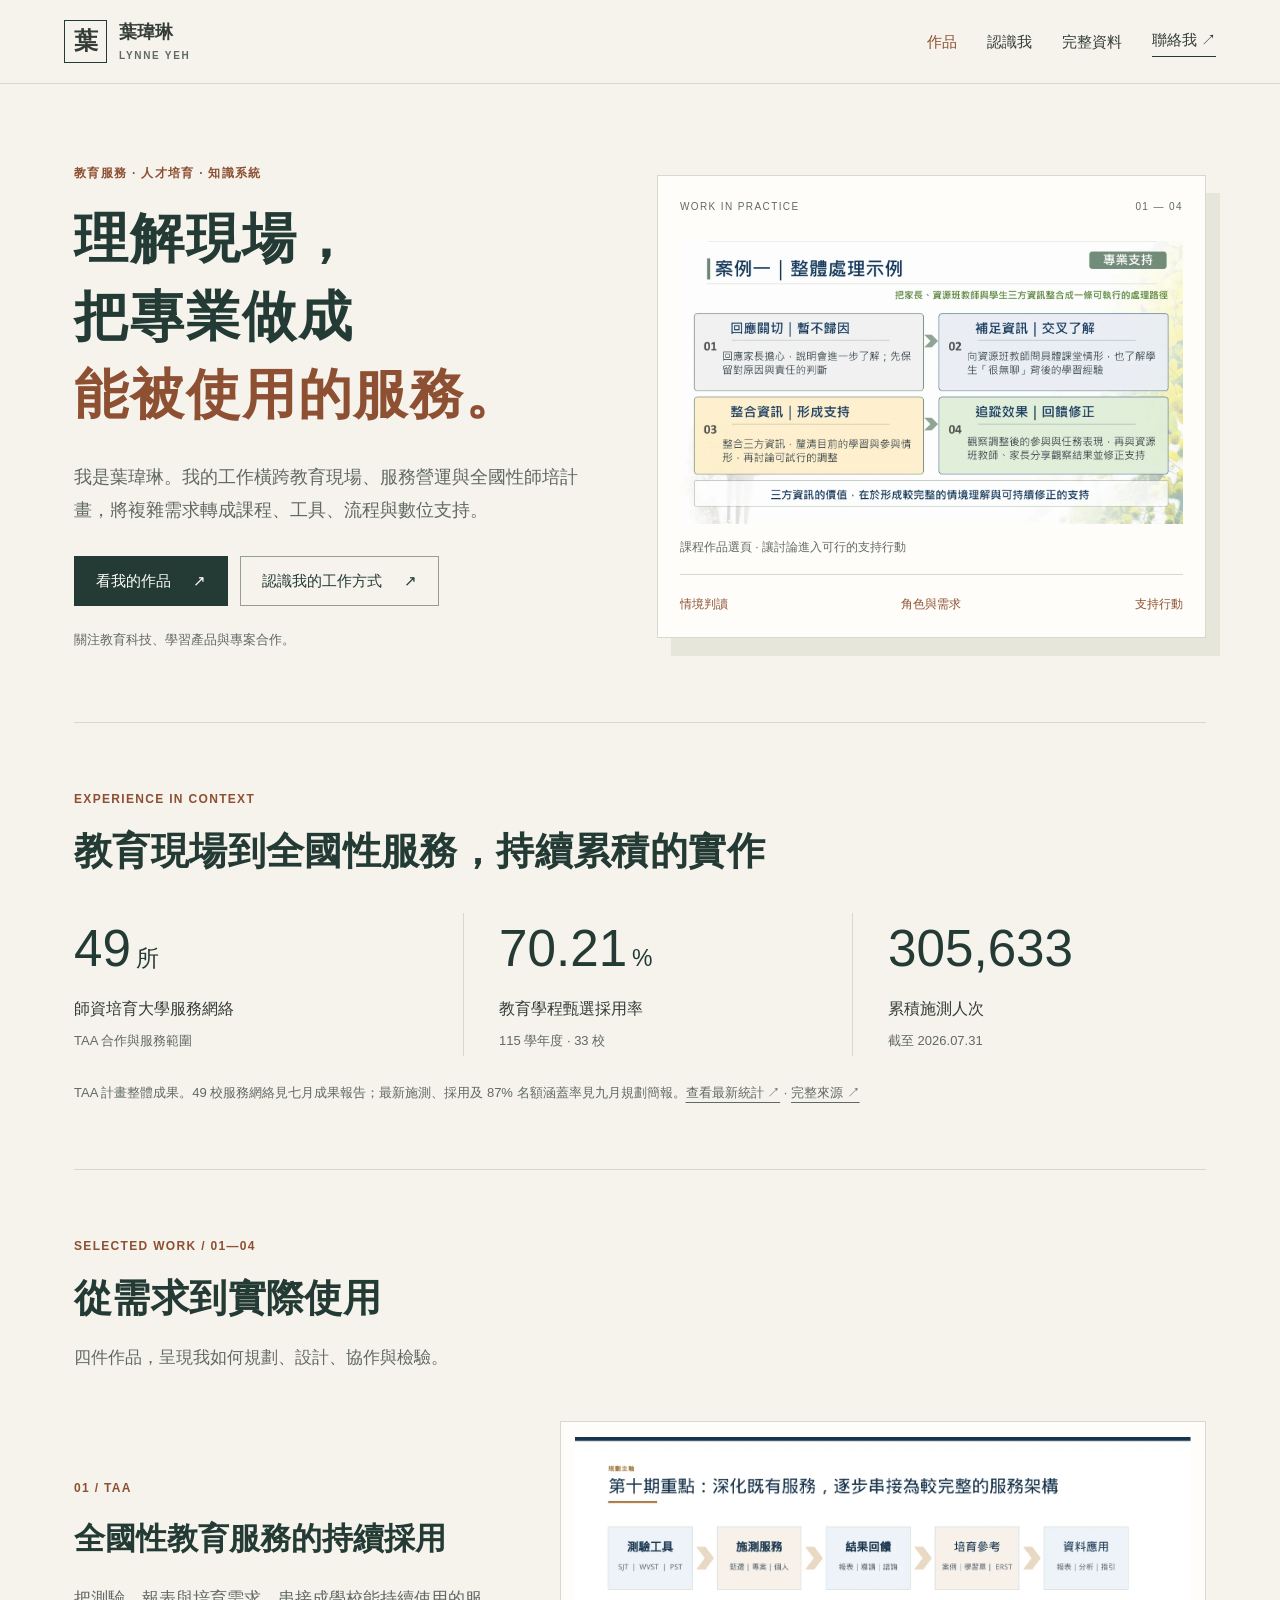
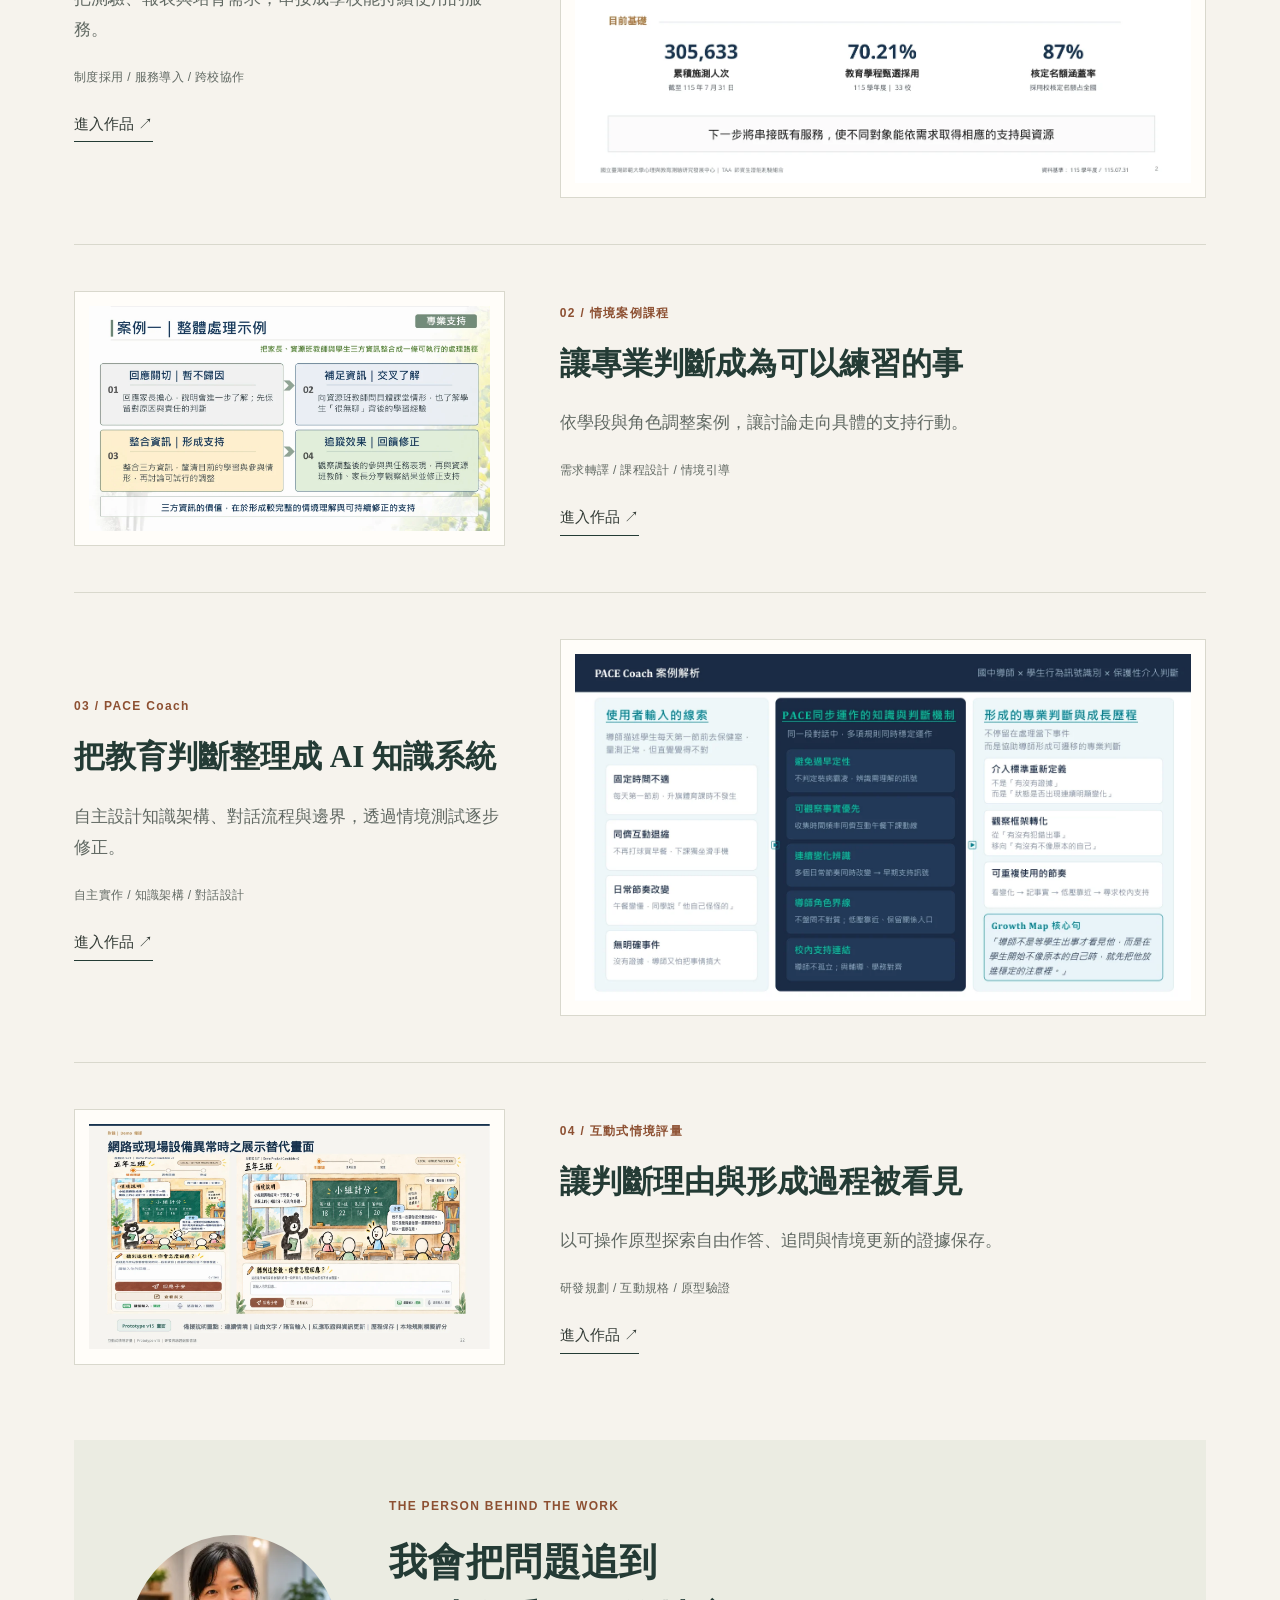
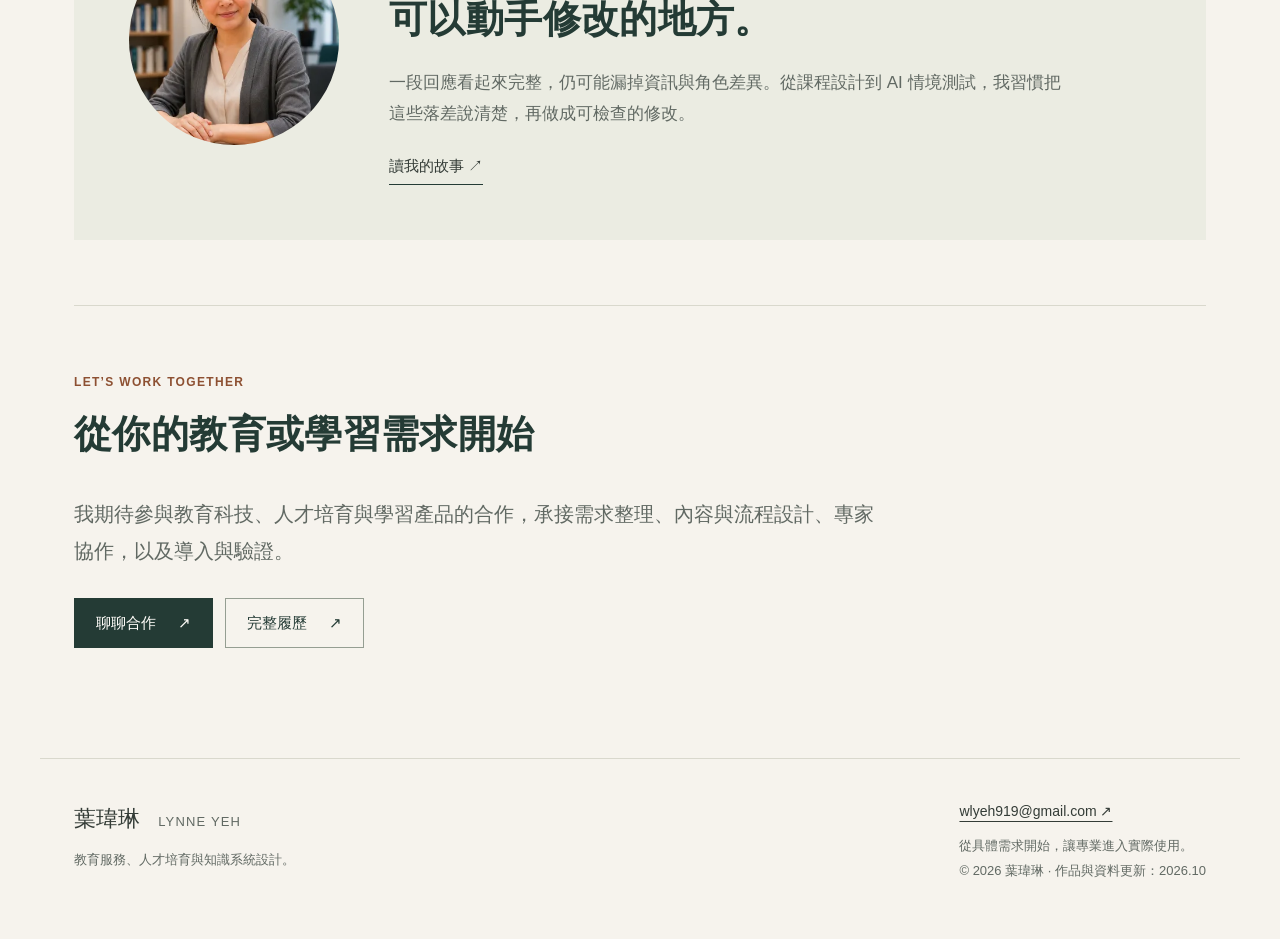
<file: index.html>
<!doctype html>
<html lang="zh-Hant"><head><meta charset="utf-8"><meta name="viewport" content="width=device-width,initial-scale=1"><title>教育服務與知識系統設計｜葉瑋琳</title><meta name="description" content="葉瑋琳的專業作品網站。探索 TAA、情境案例課程、PACE Coach 與互動式情境評量，認識教育服務與知識系統設計的工作方法。"><meta name="theme-color" content="#f6f3ed"><meta property="og:title" content="教育服務與知識系統設計｜葉瑋琳"><meta property="og:description" content="葉瑋琳的專業作品網站。探索 TAA、情境案例課程、PACE Coach 與互動式情境評量，認識教育服務與知識系統設計的工作方法。"><meta property="og:type" content="website"><meta property="og:image" content="https://wlyeh919-bot.github.io/portfolio/assets/media/taa-overview.webp"><link rel="icon" href="assets/favicon.svg" type="image/svg+xml"><link rel="stylesheet" href="assets/style.css"><script src="assets/documents.js" defer></script><script src="assets/app.js" defer></script></head><body><a class="skip" href="#main">跳到主要內容</a><header class="site-header"><a class="brand" href="index.html"><span class="brand-mark">葉</span><span>葉瑋琳<small>LYNNE YEH</small></span></a><nav aria-label="主要導覽"><a href="index.html#works" aria-current="page">作品</a><a href="about.html">認識我</a><a href="resources.html">完整資料</a><a class="nav-contact" href="mailto:wlyeh919@gmail.com">聯絡我 <span aria-hidden="true">↗</span></a></nav></header><main id="main"><section class="home-hero"><div class="hero-copy"><span class="eyebrow">教育服務 · 人才培育 · 知識系統</span><h1>理解現場，<br>把專業做成<br><em>能被使用的服務。</em></h1><p class="lead">我是葉瑋琳。我的工作橫跨教育現場、服務營運與全國性師培計畫，將複雜需求轉成課程、工具、流程與數位支持。</p><div class="actions"><a class="button " href="#works">看我的作品<span aria-hidden="true"> ↗</span></a><a class="button secondary" href="about.html">認識我的工作方式<span aria-hidden="true"> ↗</span></a></div><p class="hero-note">關注教育科技、學習產品與專案合作。</p></div><div class="hero-visual"><div class="visual-title"><span>WORK IN PRACTICE</span><span>01 — 04</span></div><figure class="evidence"><a href="assets/media/course-action.webp" target="_blank" rel="noopener" aria-label="放大查看：融合教育案例課程中，從資訊蒐集到支持與追蹤的實際設計"><img src="assets/media/course-action.webp" alt="融合教育案例課程中，從資訊蒐集到支持與追蹤的實際設計" loading="eager" width="1600" height="900"></a><figcaption>課程作品選頁 · 讓討論進入可行的支持行動</figcaption></figure><div class="visual-caption"><span>情境判讀</span><span>角色與需求</span><span>支持行動</span></div></div></section><section class="section"><div class="section-head"><span class="eyebrow">EXPERIENCE IN CONTEXT</span><h2>教育現場到全國性服務，持續累積的實作</h2></div><div class="stats"><div><strong>49<span>所</span></strong><p>師資培育大學服務網絡</p><small>TAA 合作與服務範圍</small></div><div><strong>70.21<span>%</span></strong><p>教育學程甄選採用率</p><small>115 學年度 · 33 校</small></div><div><strong>305,633</strong><p>累積施測人次</p><small>截至 2026.07.31</small></div></div><p class="source-note">TAA 計畫整體成果。49 校服務網絡見七月成果報告；最新施測、採用及 87% 名額涵蓋率見九月規劃簡報。<a href="reader.html?id=taa-plan">查看最新統計 ↗</a> · <a href="resources.html">完整來源 ↗</a></p></section><section class="section" id="works"><div class="section-head"><span class="eyebrow">SELECTED WORK / 01—04</span><h2>從需求到實際使用</h2><p>四件作品，呈現我如何規劃、設計、協作與檢驗。</p></div><article class="work-row"><div class="work-copy"><span class="eyebrow">01 / TAA</span><h3><a href="taa.html">全國性教育服務的持續採用</a></h3><p>把測驗、報表與培育需求，串接成學校能持續使用的服務。</p><p class="work-tags">制度採用 / 服務導入 / 跨校協作</p><a class="text-link" href="taa.html">進入作品 <span aria-hidden="true">↗</span></a></div><a class="work-image" href="taa.html" aria-label="查看TAA作品"><img src="assets/media/taa-overview.webp" alt="TAA實際作品畫面" loading="lazy" width="1600" height="900"></a></article><article class="work-row"><div class="work-copy"><span class="eyebrow">02 / 情境案例課程</span><h3><a href="courses.html">讓專業判斷成為可以練習的事</a></h3><p>依學段與角色調整案例，讓討論走向具體的支持行動。</p><p class="work-tags">需求轉譯 / 課程設計 / 情境引導</p><a class="text-link" href="courses.html">進入作品 <span aria-hidden="true">↗</span></a></div><a class="work-image" href="courses.html" aria-label="查看情境案例課程作品"><img src="assets/media/course-action.webp" alt="情境案例課程實際作品畫面" loading="lazy" width="1600" height="900"></a></article><article class="work-row"><div class="work-copy"><span class="eyebrow">03 / PACE Coach</span><h3><a href="pace.html">把教育判斷整理成 AI 知識系統</a></h3><p>自主設計知識架構、對話流程與邊界，透過情境測試逐步修正。</p><p class="work-tags">自主實作 / 知識架構 / 對話設計</p><a class="text-link" href="pace.html">進入作品 <span aria-hidden="true">↗</span></a></div><a class="work-image" href="pace.html" aria-label="查看PACE Coach作品"><img src="assets/media/pace-case.webp" alt="PACE Coach實際作品畫面" loading="lazy" width="1600" height="900"></a></article><article class="work-row"><div class="work-copy"><span class="eyebrow">04 / 互動式情境評量</span><h3><a href="sjt.html">讓判斷理由與形成過程被看見</a></h3><p>以可操作原型探索自由作答、追問與情境更新的證據保存。</p><p class="work-tags">研發規劃 / 互動規格 / 原型驗證</p><a class="text-link" href="sjt.html">進入作品 <span aria-hidden="true">↗</span></a></div><a class="work-image" href="sjt.html" aria-label="查看互動式情境評量作品"><img src="assets/media/sjt-prototype.webp" alt="互動式情境評量實際作品畫面" loading="lazy" width="1600" height="900"></a></article></section><section class="about-strip"><img src="assets/media/portrait.png" alt="葉瑋琳" width="360" height="360" loading="lazy"><div><span class="eyebrow">THE PERSON BEHIND THE WORK</span><h2>我會把問題追到<br>可以動手修改的地方。</h2><p>一段回應看起來完整，仍可能漏掉資訊與角色差異。從課程設計到 AI 情境測試，我習慣把這些落差說清楚，再做成可檢查的修改。</p><a class="text-link" href="about.html">讀我的故事 ↗</a></div></section><section class="section"><div class="section-head"><span class="eyebrow">LET’S WORK TOGETHER</span><h2>從你的教育或學習需求開始</h2></div><p class="lead narrow">我期待參與教育科技、人才培育與學習產品的合作，承接需求整理、內容與流程設計、專家協作，以及導入與驗證。</p><div class="actions"><a class="button " href="mailto:wlyeh919@gmail.com">聊聊合作<span aria-hidden="true"> ↗</span></a><a class="button secondary" href="reader.html?id=resume">完整履歷<span aria-hidden="true"> ↗</span></a></div></section></main><footer><div><a class="footer-name" href="about.html">葉瑋琳 <small>LYNNE YEH</small></a><p>教育服務、人才培育與知識系統設計。</p></div><div><a href="mailto:wlyeh919@gmail.com">wlyeh919@gmail.com ↗</a><p>從具體需求開始，讓專業進入實際使用。</p><small>© 2026 葉瑋琳 · 作品與資料更新：2026.10</small></div></footer></body></html>
</file>
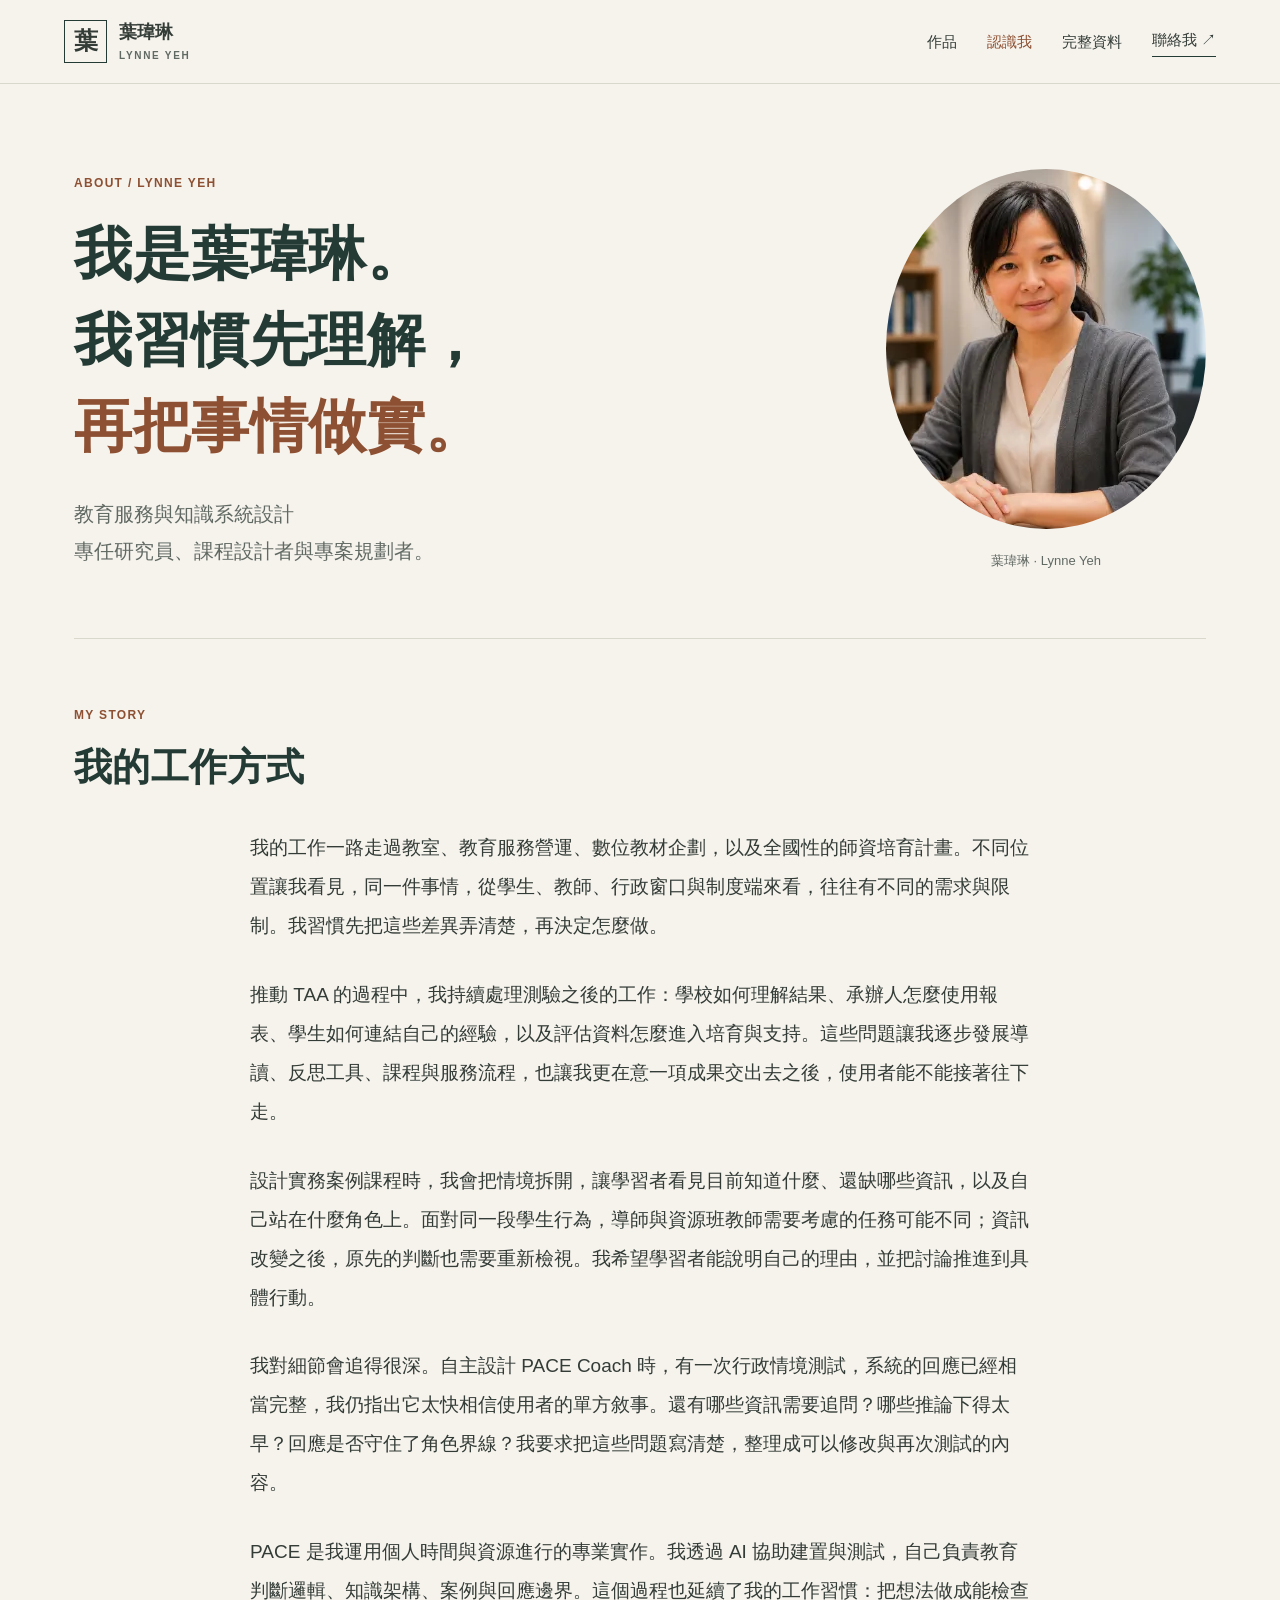
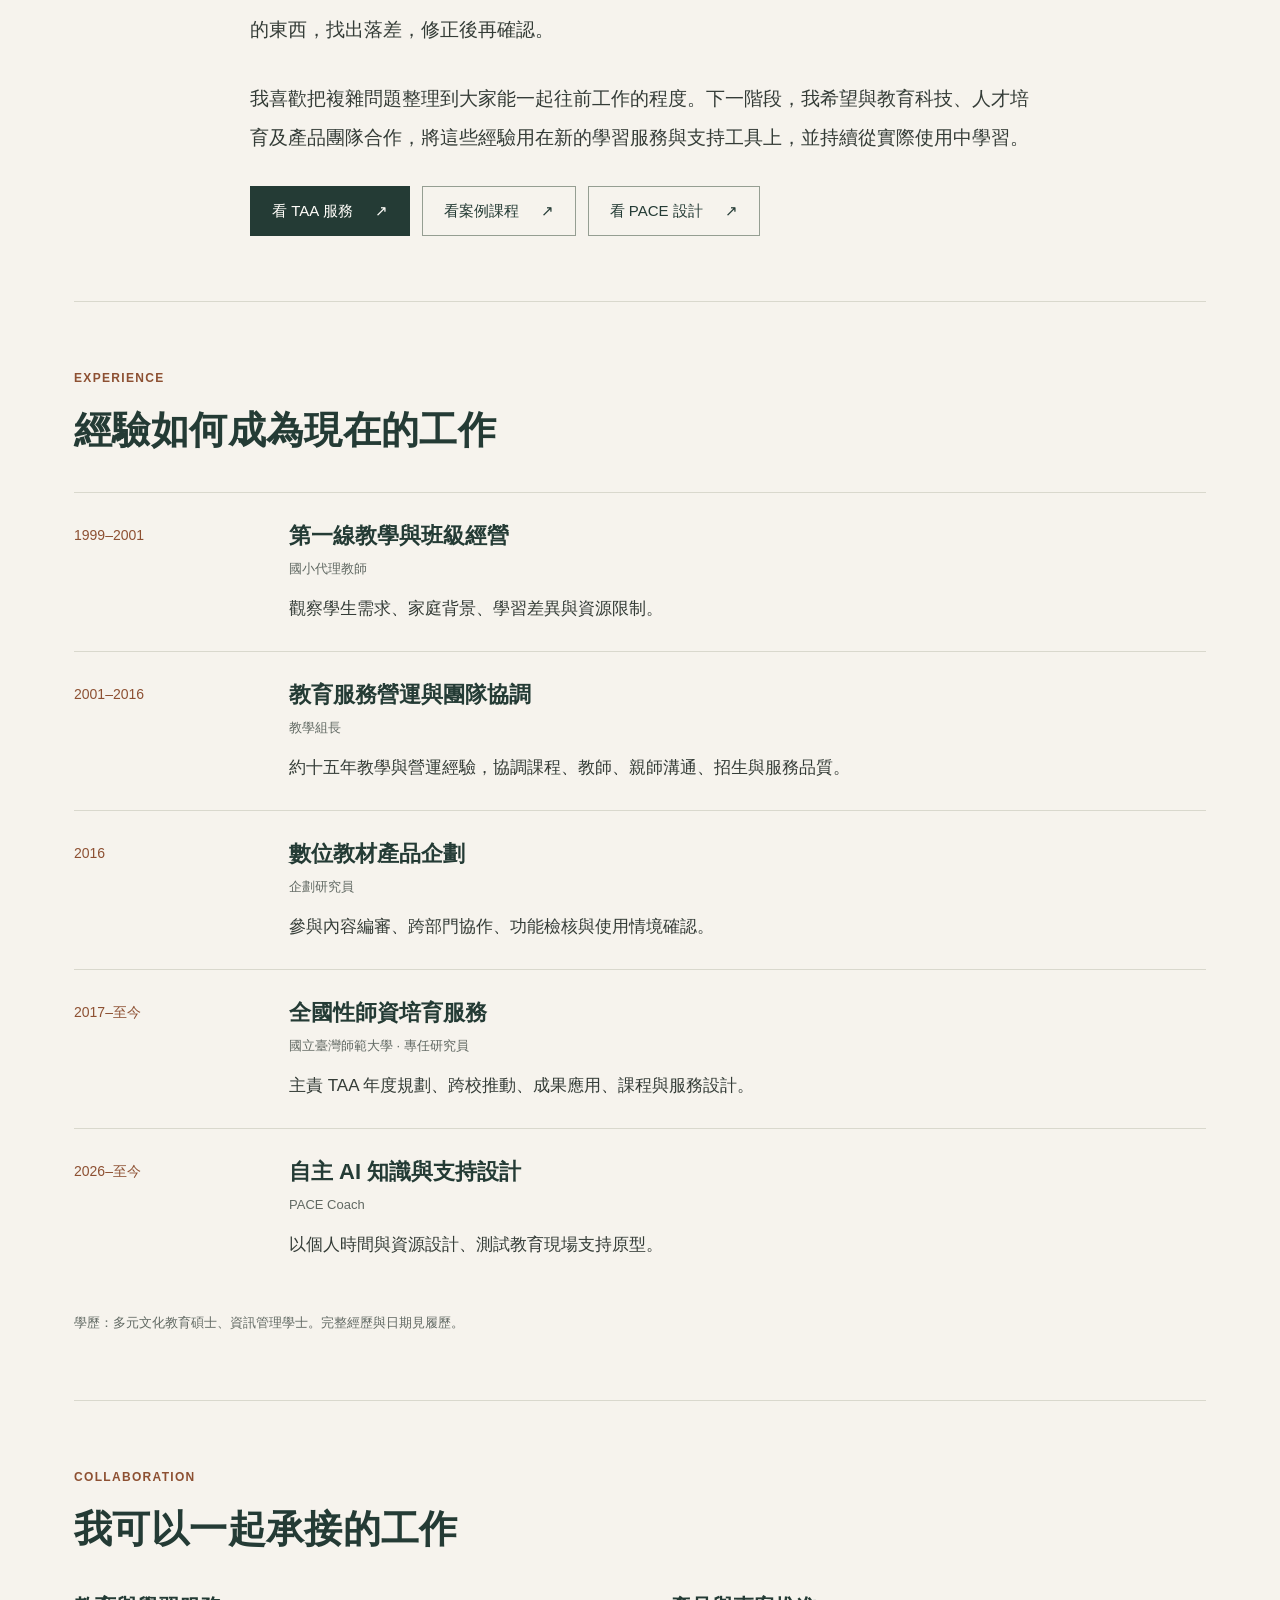
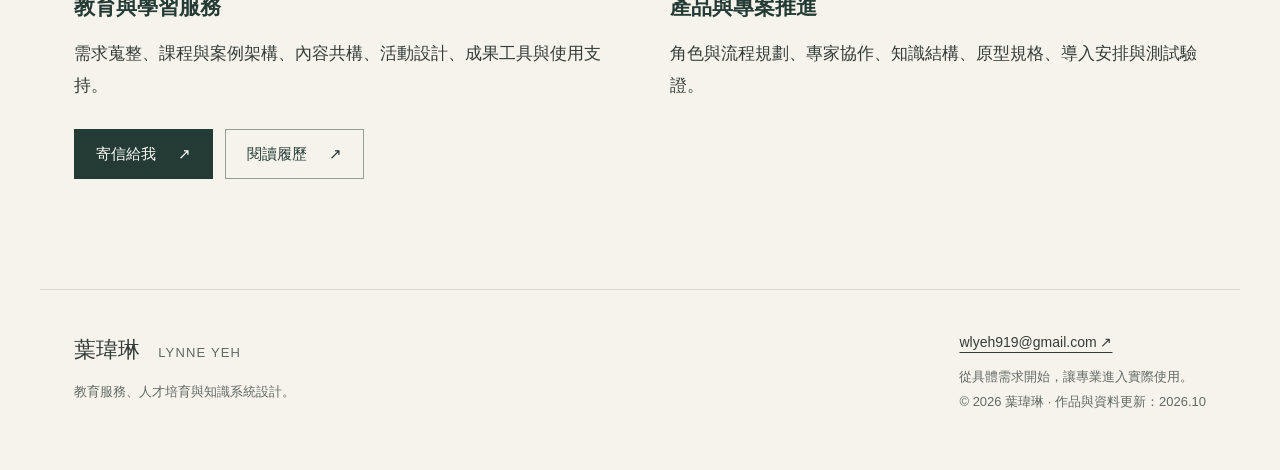
<file: about.html>
<!doctype html>
<html lang="zh-Hant"><head><meta charset="utf-8"><meta name="viewport" content="width=device-width,initial-scale=1"><title>認識葉瑋琳｜葉瑋琳</title><meta name="description" content="認識葉瑋琳的工作故事、職涯經驗與合作方式，了解教育服務、人才培育與知識系統設計的判斷方法。"><meta name="theme-color" content="#f6f3ed"><meta property="og:title" content="認識葉瑋琳｜葉瑋琳"><meta property="og:description" content="認識葉瑋琳的工作故事、職涯經驗與合作方式，了解教育服務、人才培育與知識系統設計的判斷方法。"><meta property="og:type" content="website"><meta property="og:image" content="https://wlyeh919-bot.github.io/portfolio/assets/media/taa-overview.webp"><link rel="icon" href="assets/favicon.svg" type="image/svg+xml"><link rel="stylesheet" href="assets/style.css"><script src="assets/documents.js" defer></script><script src="assets/app.js" defer></script></head><body><a class="skip" href="#main">跳到主要內容</a><header class="site-header"><a class="brand" href="index.html"><span class="brand-mark">葉</span><span>葉瑋琳<small>LYNNE YEH</small></span></a><nav aria-label="主要導覽"><a href="index.html#works">作品</a><a href="about.html" aria-current="page">認識我</a><a href="resources.html">完整資料</a><a class="nav-contact" href="mailto:wlyeh919@gmail.com">聯絡我 <span aria-hidden="true">↗</span></a></nav></header><main id="main"><section class="about-hero"><div><span class="eyebrow">ABOUT / LYNNE YEH</span><h1>我是葉瑋琳。<br>我習慣先理解，<br><em>再把事情做實。</em></h1><p class="lead">教育服務與知識系統設計<br>專任研究員、課程設計者與專案規劃者。</p></div><figure><img src="assets/media/portrait.png" alt="葉瑋琳本人照片" width="360" height="360"><figcaption>葉瑋琳 · Lynne Yeh</figcaption></figure></section><section class="section"><div class="section-head"><span class="eyebrow">MY STORY</span><h2>我的工作方式</h2></div><div class="story"><p>我的工作一路走過教室、教育服務營運、數位教材企劃，以及全國性的師資培育計畫。不同位置讓我看見，同一件事情，從學生、教師、行政窗口與制度端來看，往往有不同的需求與限制。我習慣先把這些差異弄清楚，再決定怎麼做。</p><p>推動 TAA 的過程中，我持續處理測驗之後的工作：學校如何理解結果、承辦人怎麼使用報表、學生如何連結自己的經驗，以及評估資料怎麼進入培育與支持。這些問題讓我逐步發展導讀、反思工具、課程與服務流程，也讓我更在意一項成果交出去之後，使用者能不能接著往下走。</p><p>設計實務案例課程時，我會把情境拆開，讓學習者看見目前知道什麼、還缺哪些資訊，以及自己站在什麼角色上。面對同一段學生行為，導師與資源班教師需要考慮的任務可能不同；資訊改變之後，原先的判斷也需要重新檢視。我希望學習者能說明自己的理由，並把討論推進到具體行動。</p><p>我對細節會追得很深。自主設計 PACE Coach 時，有一次行政情境測試，系統的回應已經相當完整，我仍指出它太快相信使用者的單方敘事。還有哪些資訊需要追問？哪些推論下得太早？回應是否守住了角色界線？我要求把這些問題寫清楚，整理成可以修改與再次測試的內容。</p><p>PACE 是我運用個人時間與資源進行的專業實作。我透過 AI 協助建置與測試，自己負責教育判斷邏輯、知識架構、案例與回應邊界。這個過程也延續了我的工作習慣：把想法做成能檢查的東西，找出落差，修正後再確認。</p><p>我喜歡把複雜問題整理到大家能一起往前工作的程度。下一階段，我希望與教育科技、人才培育及產品團隊合作，將這些經驗用在新的學習服務與支持工具上，並持續從實際使用中學習。</p><div class="actions"><a class="button " href="taa.html">看 TAA 服務<span aria-hidden="true"> ↗</span></a><a class="button secondary" href="courses.html">看案例課程<span aria-hidden="true"> ↗</span></a><a class="button secondary" href="pace.html">看 PACE 設計<span aria-hidden="true"> ↗</span></a></div></div></section><section class="section"><div class="section-head"><span class="eyebrow">EXPERIENCE</span><h2>經驗如何成為現在的工作</h2></div><div class="timeline"><article><time>1999–2001</time><div><h3>第一線教學與班級經營</h3><small>國小代理教師</small><p>觀察學生需求、家庭背景、學習差異與資源限制。</p></div></article><article><time>2001–2016</time><div><h3>教育服務營運與團隊協調</h3><small>教學組長</small><p>約十五年教學與營運經驗，協調課程、教師、親師溝通、招生與服務品質。</p></div></article><article><time>2016</time><div><h3>數位教材產品企劃</h3><small>企劃研究員</small><p>參與內容編審、跨部門協作、功能檢核與使用情境確認。</p></div></article><article><time>2017–至今</time><div><h3>全國性師資培育服務</h3><small>國立臺灣師範大學 · 專任研究員</small><p>主責 TAA 年度規劃、跨校推動、成果應用、課程與服務設計。</p></div></article><article><time>2026–至今</time><div><h3>自主 AI 知識與支持設計</h3><small>PACE Coach</small><p>以個人時間與資源設計、測試教育現場支持原型。</p></div></article></div><p class="source-note">學歷：多元文化教育碩士、資訊管理學士。完整經歷與日期見履歷。</p></section><section class="section"><div class="section-head"><span class="eyebrow">COLLABORATION</span><h2>我可以一起承接的工作</h2></div><div class="two-columns"><div><h3>教育與學習服務</h3><p>需求蒐整、課程與案例架構、內容共構、活動設計、成果工具與使用支持。</p></div><div><h3>產品與專案推進</h3><p>角色與流程規劃、專家協作、知識結構、原型規格、導入安排與測試驗證。</p></div></div><div class="actions"><a class="button " href="mailto:wlyeh919@gmail.com">寄信給我<span aria-hidden="true"> ↗</span></a><a class="button secondary" href="reader.html?id=resume">閱讀履歷<span aria-hidden="true"> ↗</span></a></div></section></main><footer><div><a class="footer-name" href="about.html">葉瑋琳 <small>LYNNE YEH</small></a><p>教育服務、人才培育與知識系統設計。</p></div><div><a href="mailto:wlyeh919@gmail.com">wlyeh919@gmail.com ↗</a><p>從具體需求開始，讓專業進入實際使用。</p><small>© 2026 葉瑋琳 · 作品與資料更新：2026.10</small></div></footer></body></html>
</file>
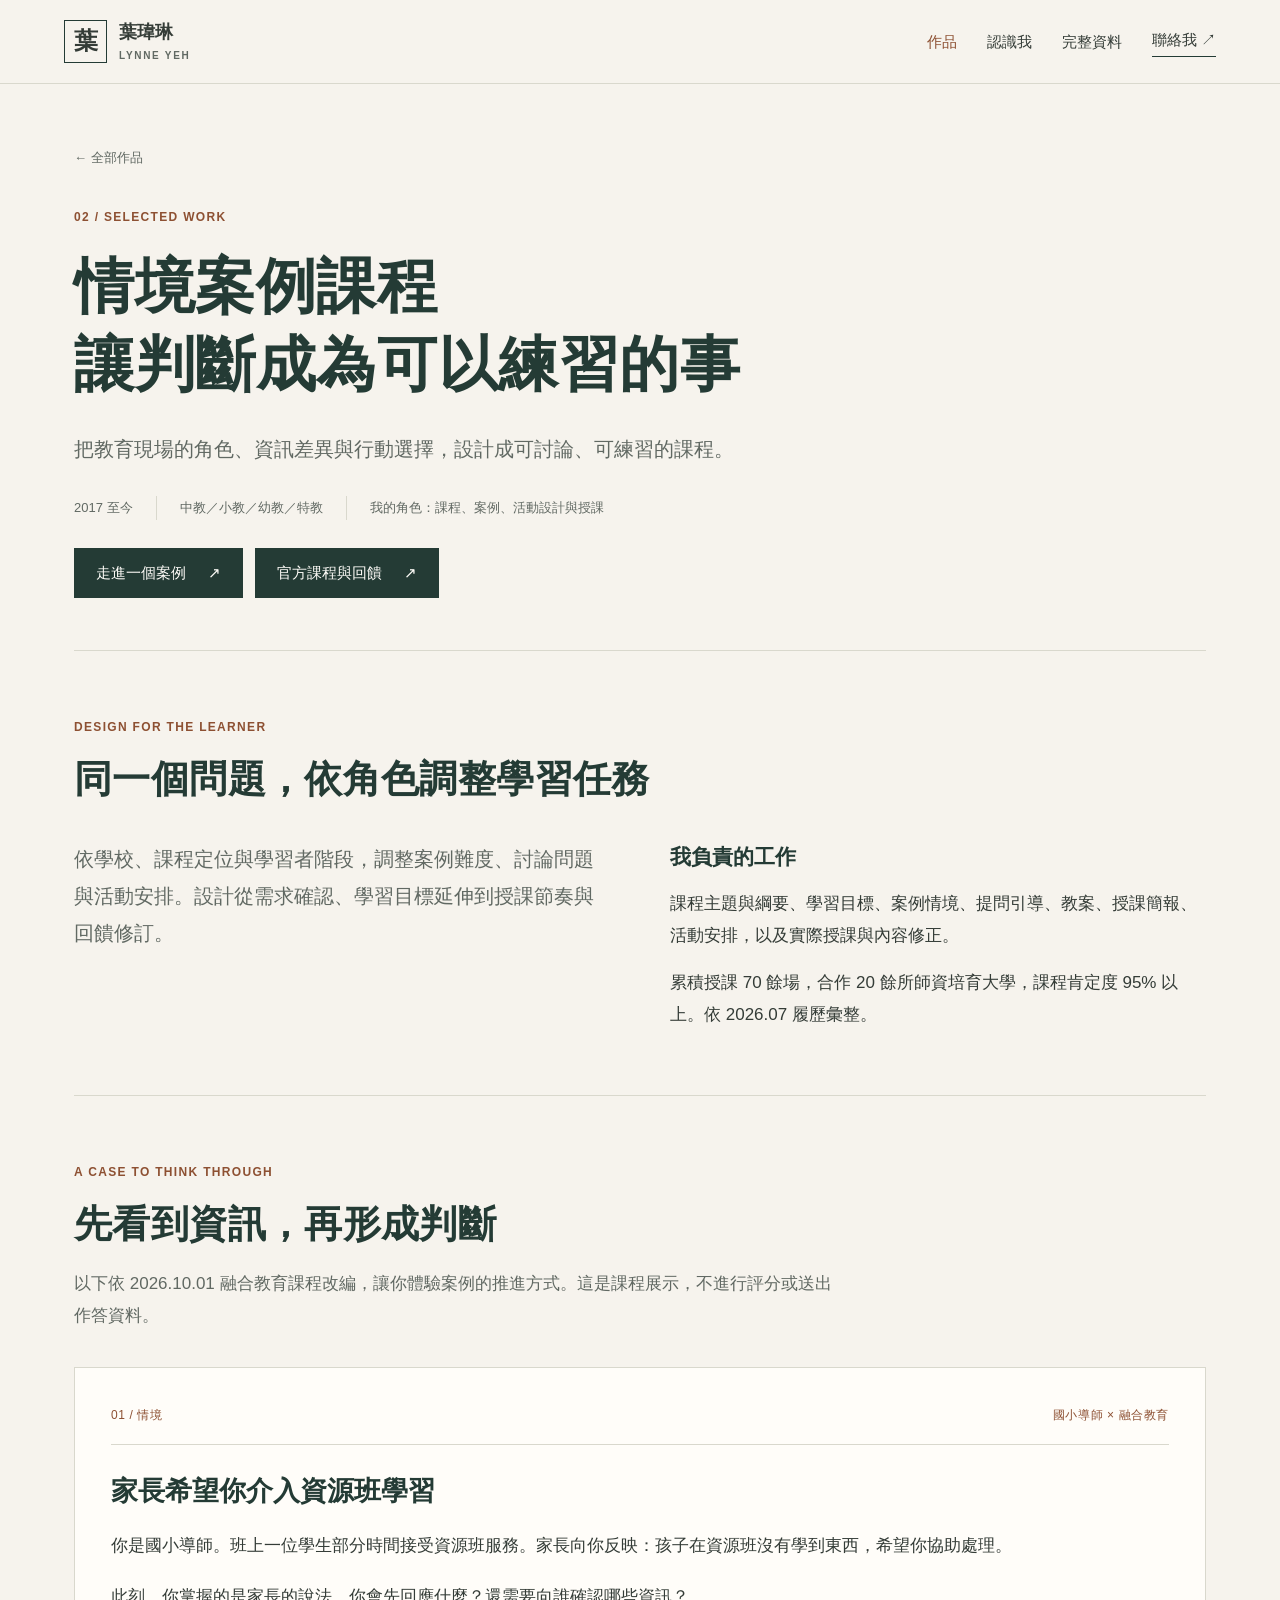
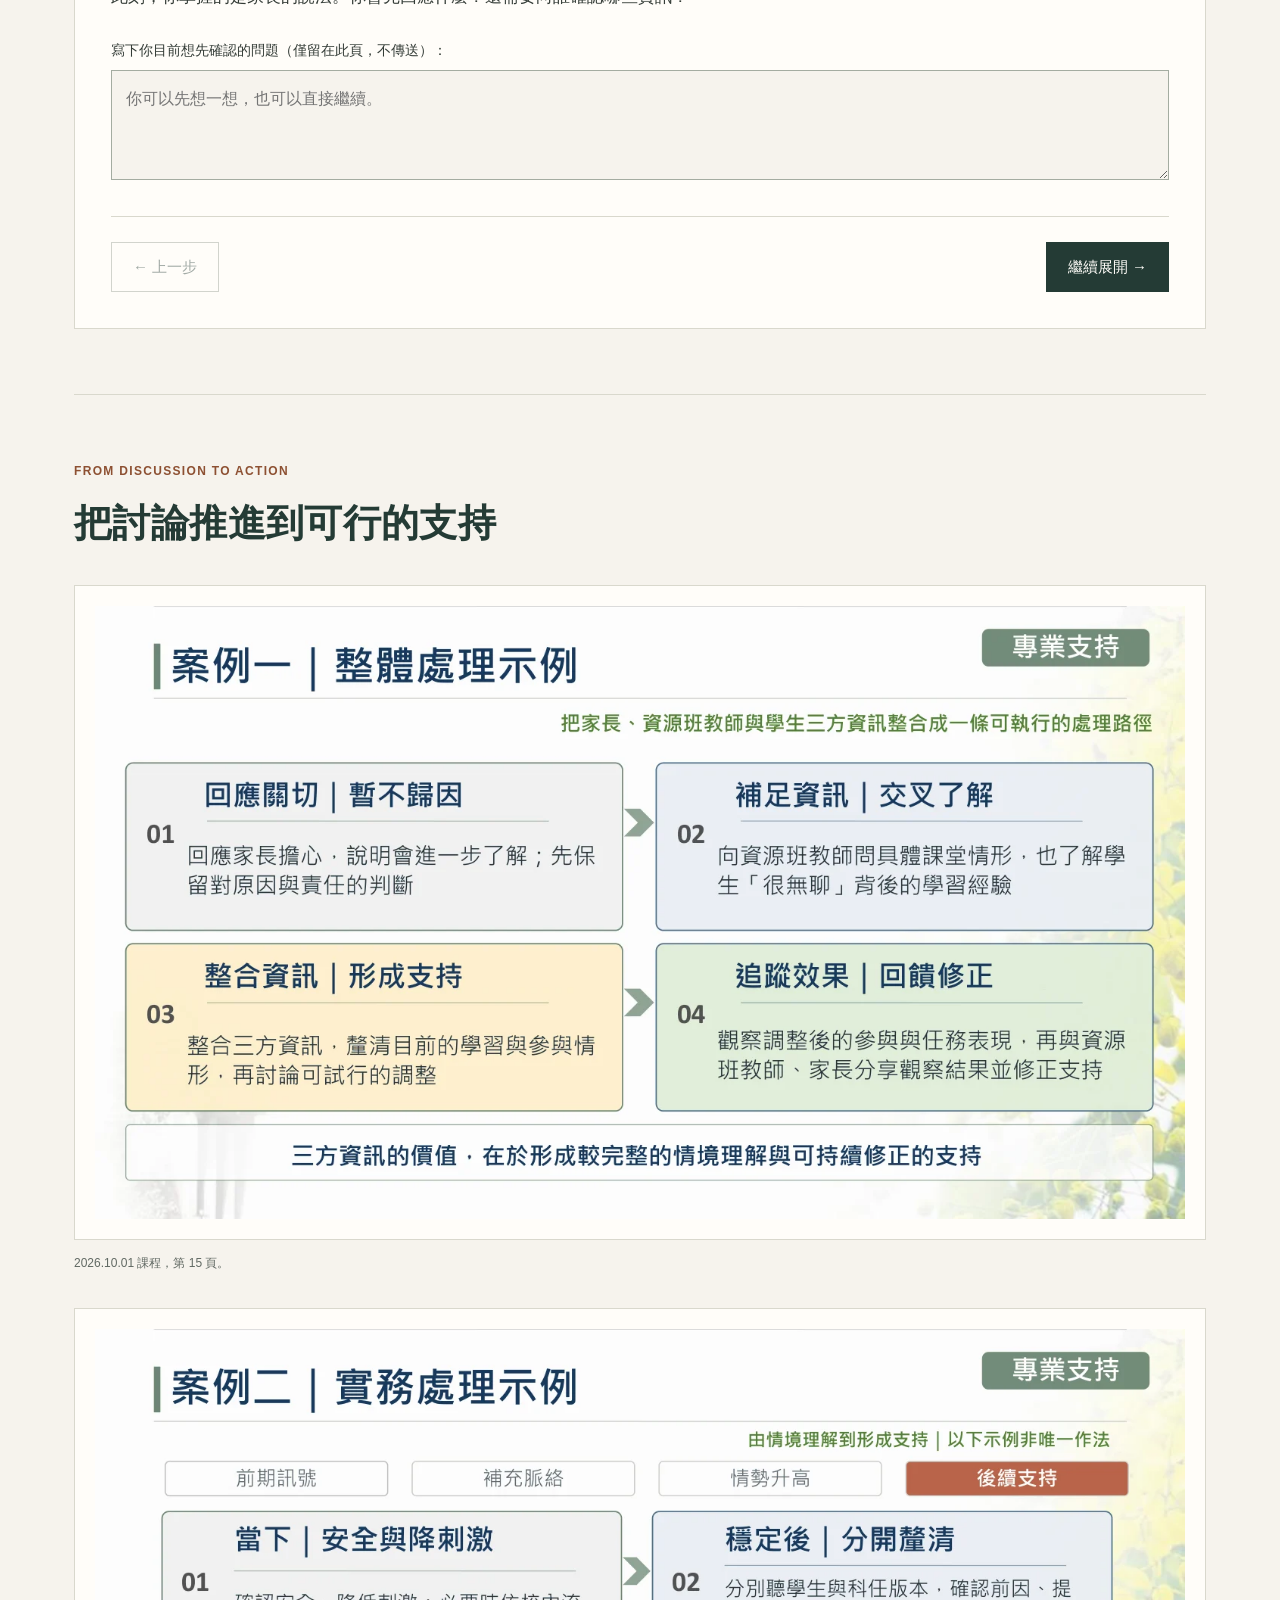
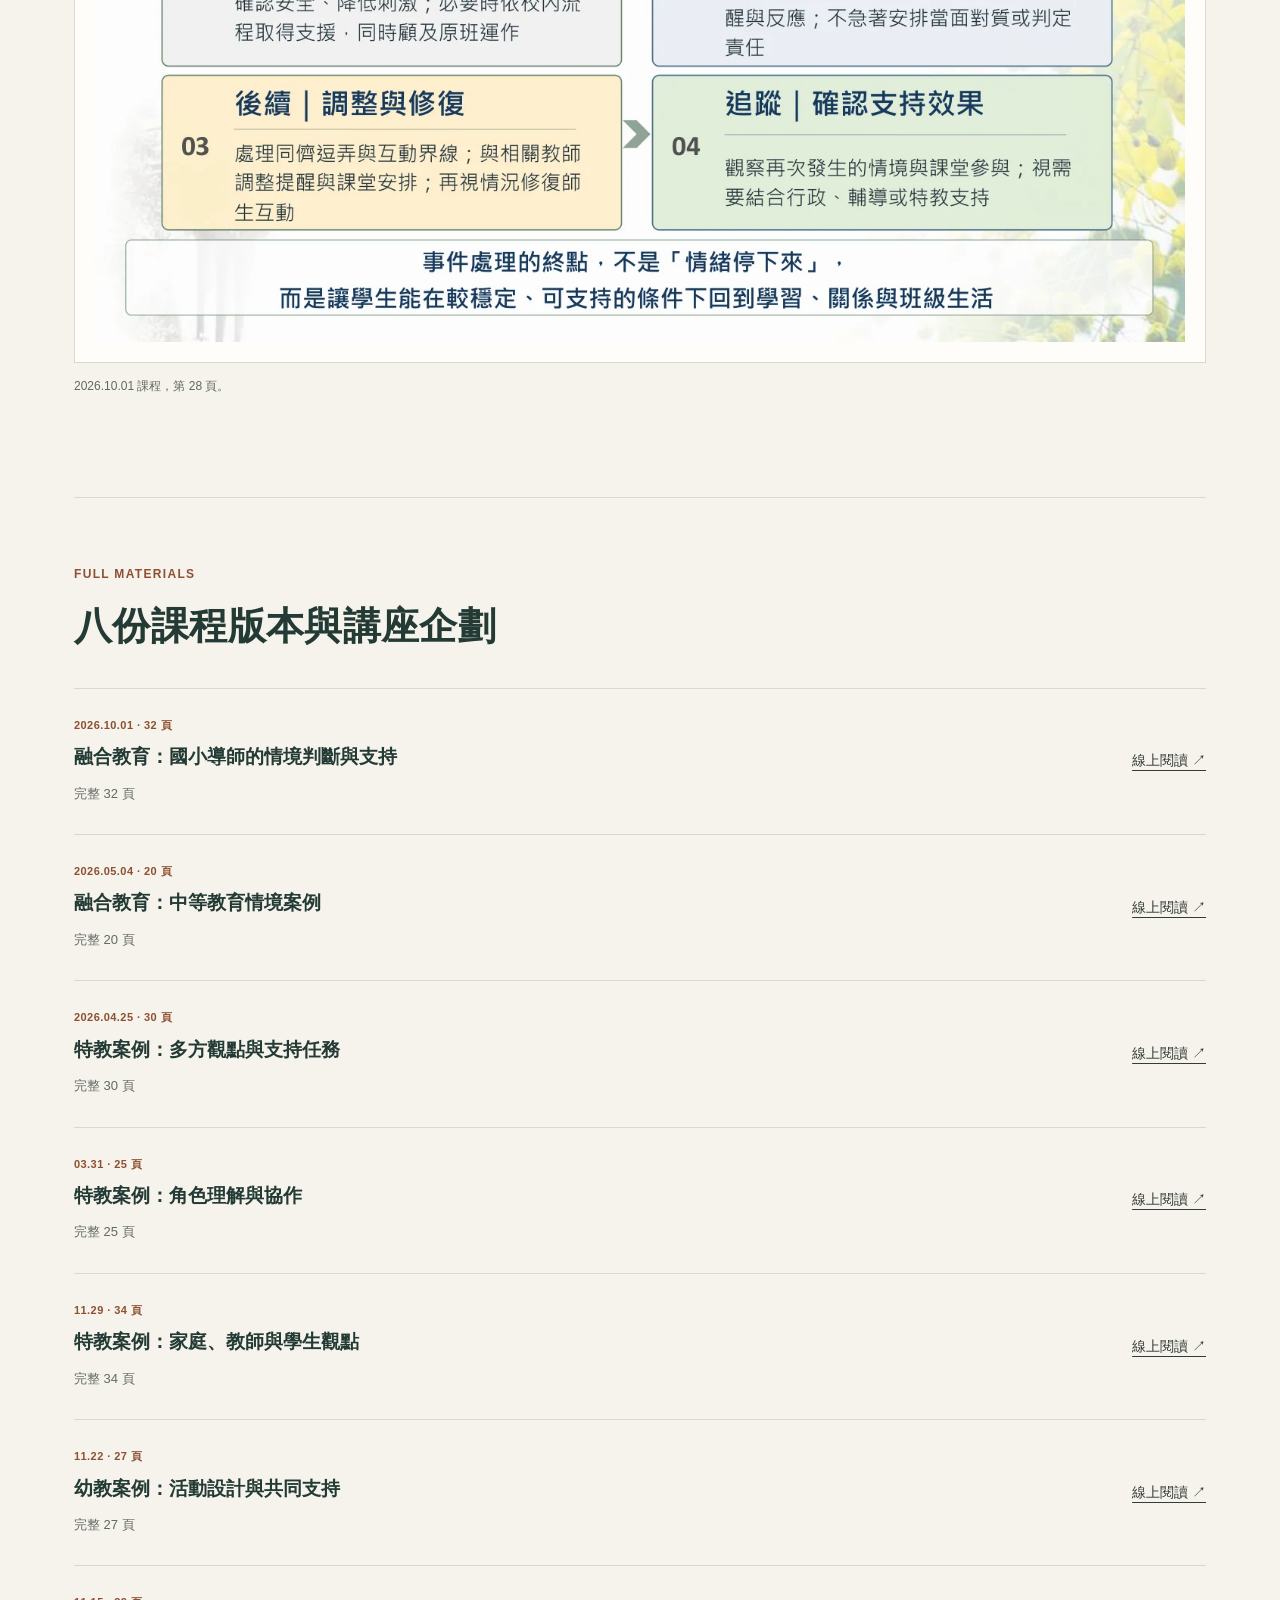
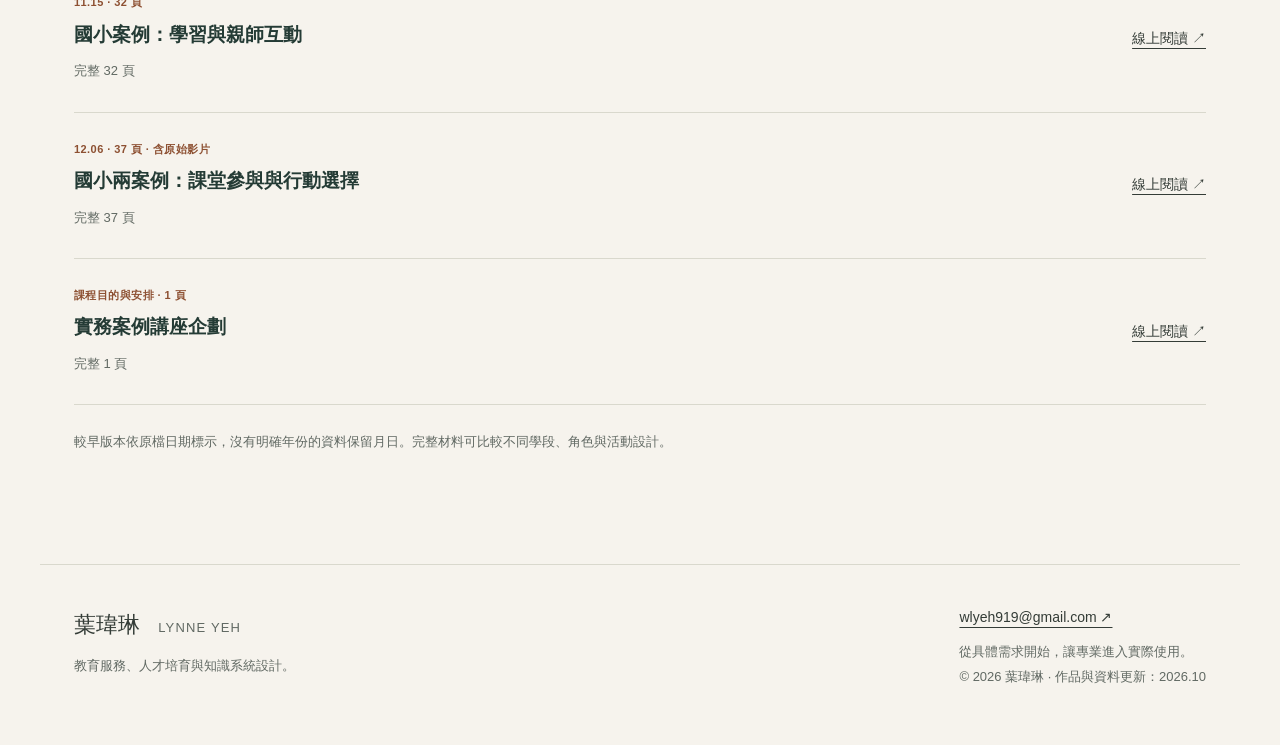
<file: courses.html>
<!doctype html>
<html lang="zh-Hant"><head><meta charset="utf-8"><meta name="viewport" content="width=device-width,initial-scale=1"><title>情境案例課程設計｜葉瑋琳</title><meta name="description" content="體驗葉瑋琳的情境案例課程，理解角色、資訊蒐集與支持行動，並閱讀完整課程材料。"><meta name="theme-color" content="#f6f3ed"><meta property="og:title" content="情境案例課程設計｜葉瑋琳"><meta property="og:description" content="體驗葉瑋琳的情境案例課程，理解角色、資訊蒐集與支持行動，並閱讀完整課程材料。"><meta property="og:type" content="website"><meta property="og:image" content="https://wlyeh919-bot.github.io/portfolio/assets/media/taa-overview.webp"><link rel="icon" href="assets/favicon.svg" type="image/svg+xml"><link rel="stylesheet" href="assets/style.css"><script src="assets/documents.js" defer></script><script src="assets/app.js" defer></script></head><body><a class="skip" href="#main">跳到主要內容</a><header class="site-header"><a class="brand" href="index.html"><span class="brand-mark">葉</span><span>葉瑋琳<small>LYNNE YEH</small></span></a><nav aria-label="主要導覽"><a href="index.html#works" aria-current="page">作品</a><a href="about.html">認識我</a><a href="resources.html">完整資料</a><a class="nav-contact" href="mailto:wlyeh919@gmail.com">聯絡我 <span aria-hidden="true">↗</span></a></nav></header><main id="main"><section class="project-hero"><a class="back" href="index.html#works">← 全部作品</a><div class="eyebrow">02 / SELECTED WORK</div><h1>情境案例課程<br>讓判斷成為可以練習的事</h1><p class="lead">把教育現場的角色、資訊差異與行動選擇，設計成可討論、可練習的課程。</p><div class="project-meta"><span>2017 至今</span><span>中教／小教／幼教／特教</span><span>我的角色：課程、案例、活動設計與授課</span></div><div class="actions"><a class="button " href="#case-lab">走進一個案例<span aria-hidden="true"> ↗</span></a><a class="button" href="https://taa.ntnu.edu.tw/TAA/CN/Course.aspx" target="_blank" rel="noopener noreferrer">官方課程與回饋<span aria-hidden="true"> ↗</span><span class="sr-only">（另開視窗）</span></a></div></section><section class="section"><div class="section-head"><span class="eyebrow">DESIGN FOR THE LEARNER</span><h2>同一個問題，依角色調整學習任務</h2></div><div class="two-columns"><p class="lead">依學校、課程定位與學習者階段，調整案例難度、討論問題與活動安排。設計從需求確認、學習目標延伸到授課節奏與回饋修訂。</p><div><h3>我負責的工作</h3><p>課程主題與綱要、學習目標、案例情境、提問引導、教案、授課簡報、活動安排，以及實際授課與內容修正。</p><p>累積授課 70 餘場，合作 20 餘所師資培育大學，課程肯定度 95% 以上。依 2026.07 履歷彙整。</p></div></div></section><section class="section case-lab" id="case-lab"><div class="section-head"><span class="eyebrow">A CASE TO THINK THROUGH</span><h2>先看到資訊，再形成判斷</h2><p>以下依 2026.10.01 融合教育課程改編，讓你體驗案例的推進方式。這是課程展示，不進行評分或送出作答資料。</p></div><div class="case-shell"><div class="case-progress" aria-label="案例步驟"><span id="case-step-label">01 / 情境</span><span>國小導師 × 融合教育</span></div><div id="case-content" aria-live="polite"></div><div class="case-navigation"><button class="button secondary" id="case-prev" disabled>← 上一步</button><button class="button" id="case-next">展開更多資訊 →</button></div></div><noscript><p>請啟用 JavaScript 體驗案例，或直接<a href="reader.html?id=course-latest">閱讀完整課程</a>。</p></noscript></section><section class="section"><div class="section-head"><span class="eyebrow">FROM DISCUSSION TO ACTION</span><h2>把討論推進到可行的支持</h2></div><figure class="evidence"><a href="assets/media/course-action.webp" target="_blank" rel="noopener" aria-label="放大查看：案例一的實務支持流程，涵蓋回应、蒐集資訊、試行與追蹤"><img src="assets/media/course-action.webp" alt="案例一的實務支持流程，涵蓋回应、蒐集資訊、試行與追蹤" loading="lazy" width="1600" height="900"></a><figcaption>2026.10.01 課程，第 15 頁。</figcaption></figure><figure class="evidence"><a href="assets/media/course-safety.webp" target="_blank" rel="noopener" aria-label="放大查看：案例二由安全處置到後續支持與追蹤的安排"><img src="assets/media/course-safety.webp" alt="案例二由安全處置到後續支持與追蹤的安排" loading="lazy" width="1600" height="900"></a><figcaption>2026.10.01 課程，第 28 頁。</figcaption></figure></section><section class="section"><div class="section-head"><span class="eyebrow">FULL MATERIALS</span><h2>八份課程版本與講座企劃</h2></div><div class="documents"><article class="document"><div><span class="eyebrow">2026.10.01 · 32 頁</span><h3>融合教育：國小導師的情境判斷與支持</h3><small>完整 32 頁</small></div><div class="document-actions"><a href="reader.html?id=course-latest">線上閱讀 ↗</a></div></article><article class="document"><div><span class="eyebrow">2026.05.04 · 20 頁</span><h3>融合教育：中等教育情境案例</h3><small>完整 20 頁</small></div><div class="document-actions"><a href="reader.html?id=course-middle">線上閱讀 ↗</a></div></article><article class="document"><div><span class="eyebrow">2026.04.25 · 30 頁</span><h3>特教案例：多方觀點與支持任務</h3><small>完整 30 頁</small></div><div class="document-actions"><a href="reader.html?id=course-special-p">線上閱讀 ↗</a></div></article><article class="document"><div><span class="eyebrow">03.31 · 25 頁</span><h3>特教案例：角色理解與協作</h3><small>完整 25 頁</small></div><div class="document-actions"><a href="reader.html?id=course-special-t">線上閱讀 ↗</a></div></article><article class="document"><div><span class="eyebrow">11.29 · 34 頁</span><h3>特教案例：家庭、教師與學生觀點</h3><small>完整 34 頁</small></div><div class="document-actions"><a href="reader.html?id=course-special-n">線上閱讀 ↗</a></div></article><article class="document"><div><span class="eyebrow">11.22 · 27 頁</span><h3>幼教案例：活動設計與共同支持</h3><small>完整 27 頁</small></div><div class="document-actions"><a href="reader.html?id=course-kindergarten">線上閱讀 ↗</a></div></article><article class="document"><div><span class="eyebrow">11.15 · 32 頁</span><h3>國小案例：學習與親師互動</h3><small>完整 32 頁</small></div><div class="document-actions"><a href="reader.html?id=course-elementary">線上閱讀 ↗</a></div></article><article class="document"><div><span class="eyebrow">12.06 · 37 頁 · 含原始影片</span><h3>國小兩案例：課堂參與與行動選擇</h3><small>完整 37 頁</small></div><div class="document-actions"><a href="reader.html?id=course-two">線上閱讀 ↗</a></div></article><article class="document"><div><span class="eyebrow">課程目的與安排 · 1 頁</span><h3>實務案例講座企劃</h3><small>完整 1 頁</small></div><div class="document-actions"><a href="reader.html?id=course-plan">線上閱讀 ↗</a></div></article></div><p class="source-note">較早版本依原檔日期標示，沒有明確年份的資料保留月日。完整材料可比較不同學段、角色與活動設計。</p></section></main><footer><div><a class="footer-name" href="about.html">葉瑋琳 <small>LYNNE YEH</small></a><p>教育服務、人才培育與知識系統設計。</p></div><div><a href="mailto:wlyeh919@gmail.com">wlyeh919@gmail.com ↗</a><p>從具體需求開始，讓專業進入實際使用。</p><small>© 2026 葉瑋琳 · 作品與資料更新：2026.10</small></div></footer></body></html>
</file>
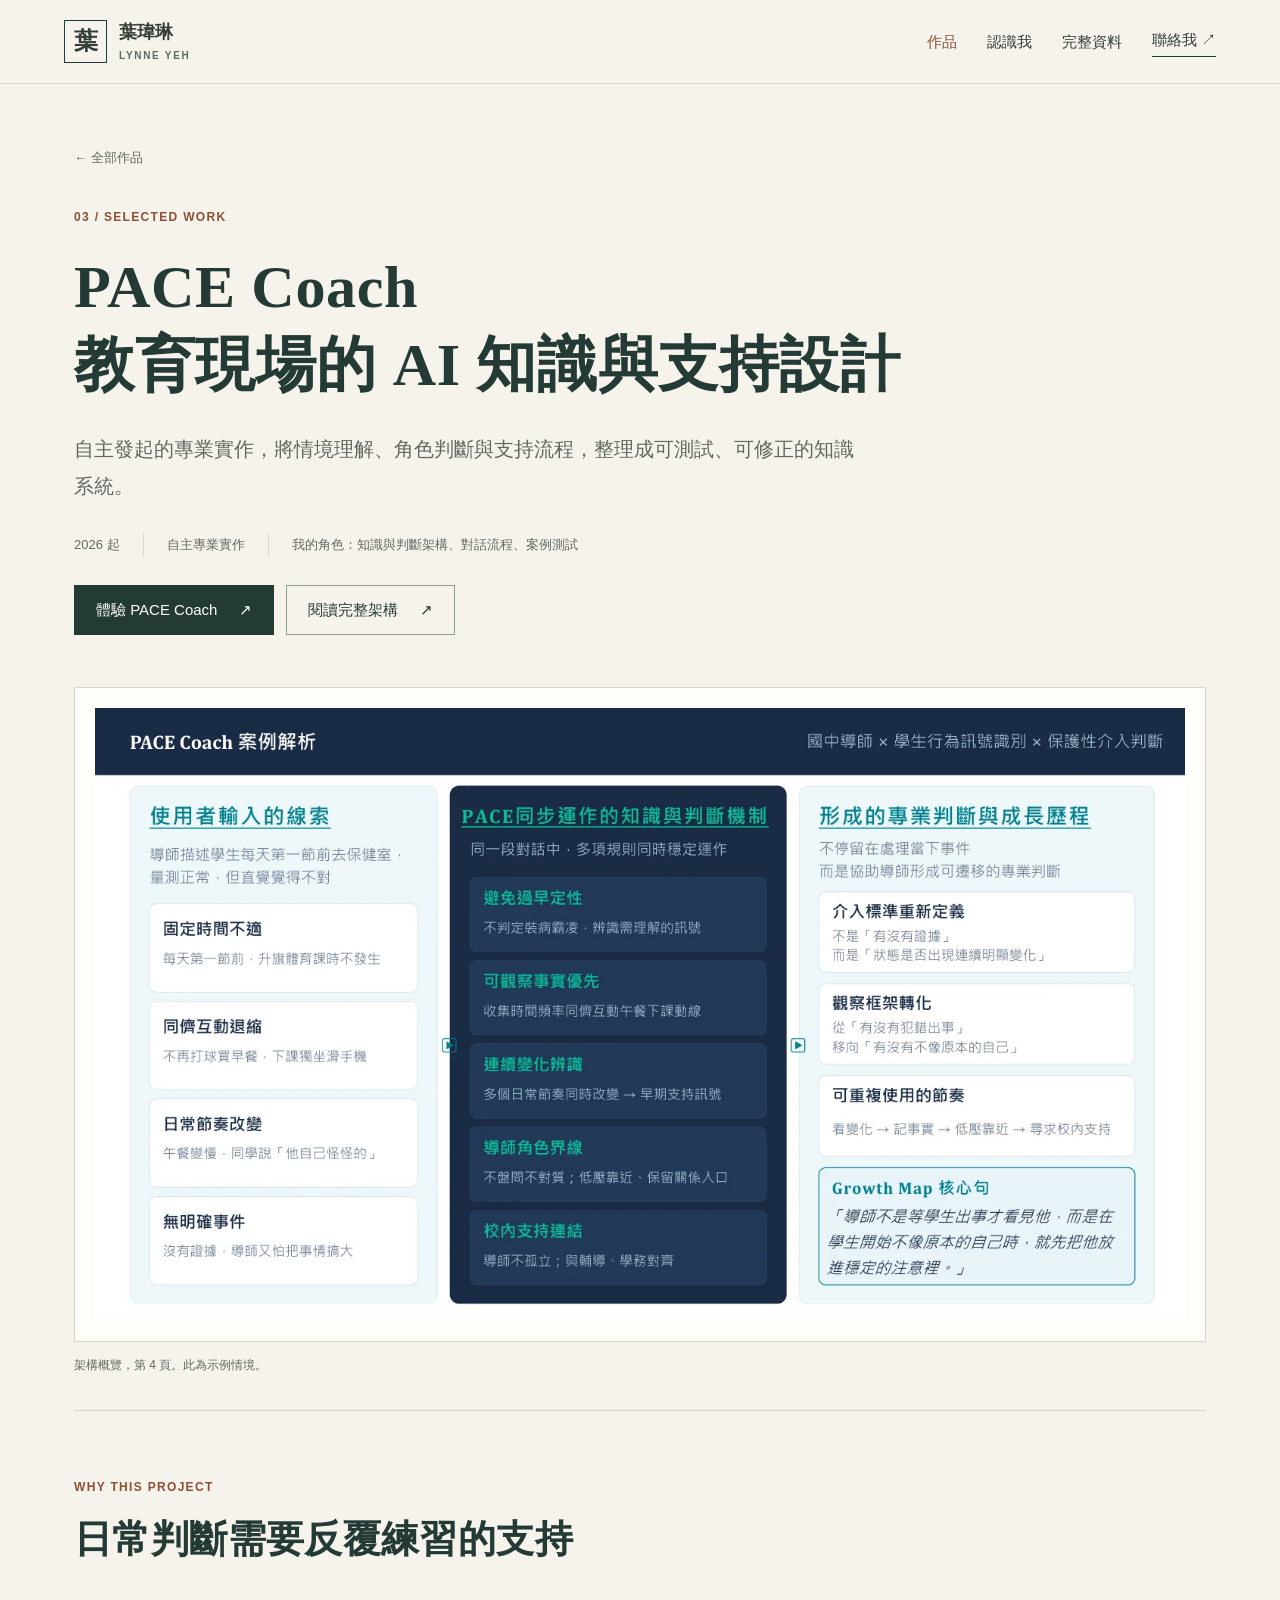
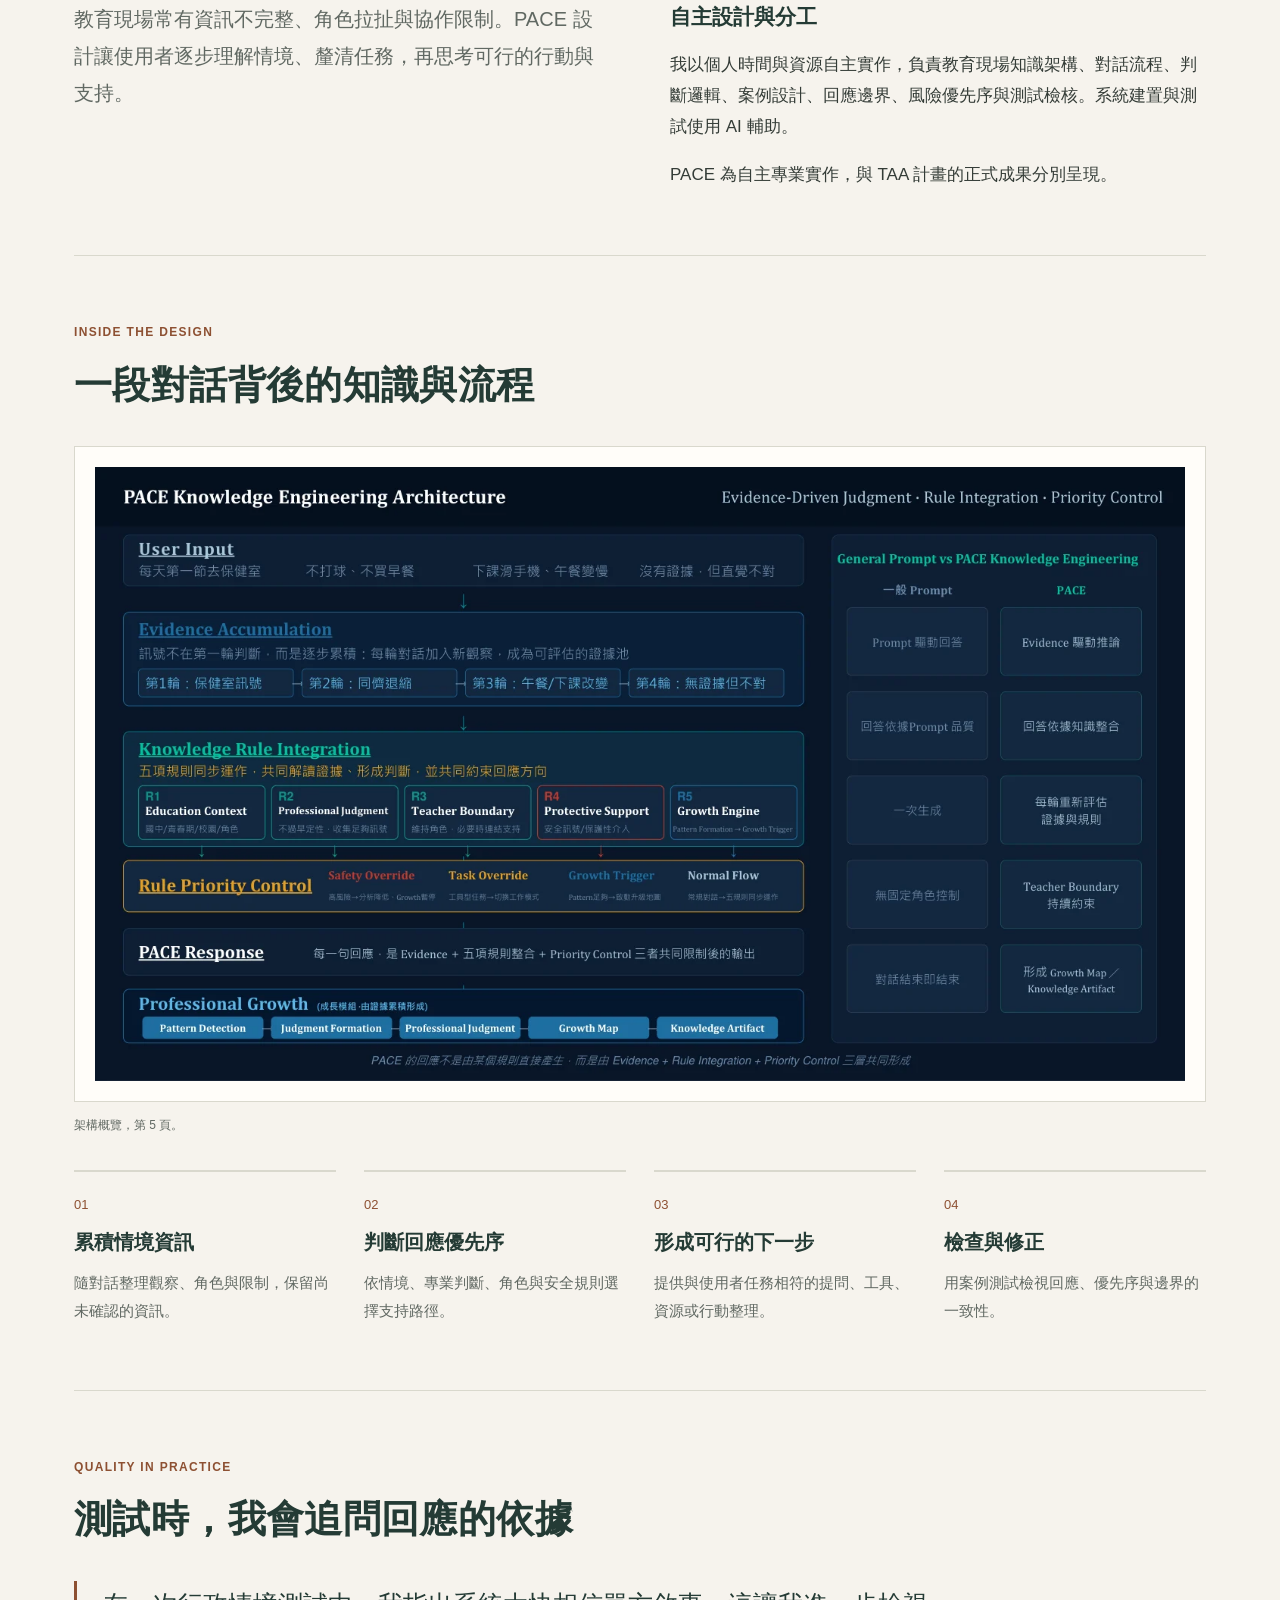
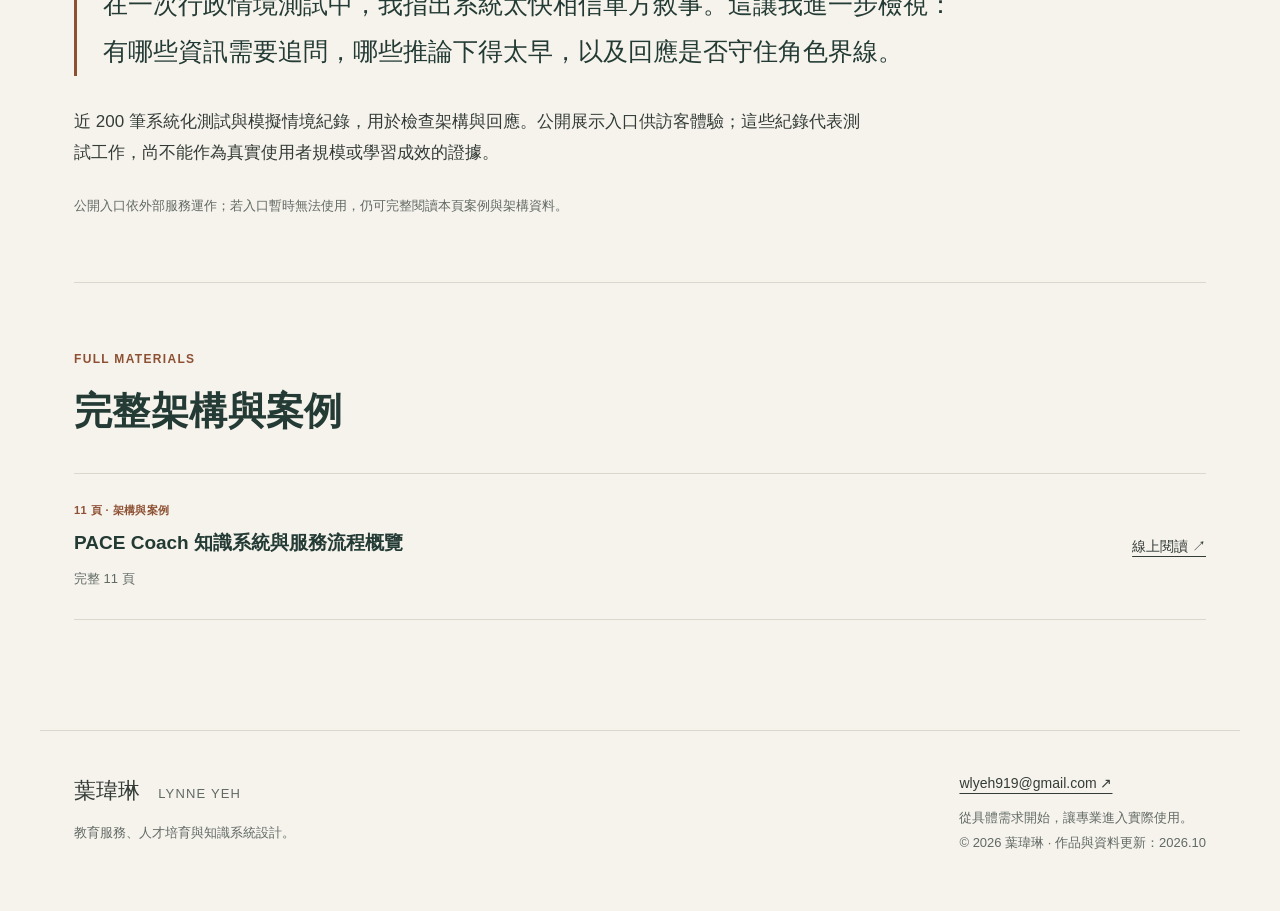
<file: pace.html>
<!doctype html>
<html lang="zh-Hant"><head><meta charset="utf-8"><meta name="viewport" content="width=device-width,initial-scale=1"><title>PACE Coach 知識系統設計｜葉瑋琳</title><meta name="description" content="PACE Coach 自主專業實作。探索知識架構、判斷流程、情境測試，並連到公開體驗入口。"><meta name="theme-color" content="#f6f3ed"><meta property="og:title" content="PACE Coach 知識系統設計｜葉瑋琳"><meta property="og:description" content="PACE Coach 自主專業實作。探索知識架構、判斷流程、情境測試，並連到公開體驗入口。"><meta property="og:type" content="website"><meta property="og:image" content="https://wlyeh919-bot.github.io/portfolio/assets/media/taa-overview.webp"><link rel="icon" href="assets/favicon.svg" type="image/svg+xml"><link rel="stylesheet" href="assets/style.css"><script src="assets/documents.js" defer></script><script src="assets/app.js" defer></script></head><body><a class="skip" href="#main">跳到主要內容</a><header class="site-header"><a class="brand" href="index.html"><span class="brand-mark">葉</span><span>葉瑋琳<small>LYNNE YEH</small></span></a><nav aria-label="主要導覽"><a href="index.html#works" aria-current="page">作品</a><a href="about.html">認識我</a><a href="resources.html">完整資料</a><a class="nav-contact" href="mailto:wlyeh919@gmail.com">聯絡我 <span aria-hidden="true">↗</span></a></nav></header><main id="main"><section class="project-hero"><a class="back" href="index.html#works">← 全部作品</a><div class="eyebrow">03 / SELECTED WORK</div><h1>PACE Coach<br>教育現場的 AI 知識與支持設計</h1><p class="lead">自主發起的專業實作，將情境理解、角色判斷與支持流程，整理成可測試、可修正的知識系統。</p><div class="project-meta"><span>2026 起</span><span>自主專業實作</span><span>我的角色：知識與判斷架構、對話流程、案例測試</span></div><div class="actions"><a class="button" href="https://chat.smartreading.net/SRAgent/OpenWebUIChatSession3.aspx?topicId=9&amp;questId=1&amp;culture=zh-TW" target="_blank" rel="noopener noreferrer">體驗 PACE Coach<span aria-hidden="true"> ↗</span><span class="sr-only">（另開視窗）</span></a><a class="button secondary" href="reader.html?id=pace">閱讀完整架構<span aria-hidden="true"> ↗</span></a></div></section><figure class="evidence"><a href="assets/media/pace-case.webp" target="_blank" rel="noopener" aria-label="放大查看：PACE 案例：多輪資訊累積如何支持導師判斷"><img src="assets/media/pace-case.webp" alt="PACE 案例：多輪資訊累積如何支持導師判斷" loading="eager" width="1600" height="900"></a><figcaption>架構概覽，第 4 頁。此為示例情境。</figcaption></figure><section class="section"><div class="section-head"><span class="eyebrow">WHY THIS PROJECT</span><h2>日常判斷需要反覆練習的支持</h2></div><div class="two-columns"><p class="lead">教育現場常有資訊不完整、角色拉扯與協作限制。PACE 設計讓使用者逐步理解情境、釐清任務，再思考可行的行動與支持。</p><div><h3>自主設計與分工</h3><p>我以個人時間與資源自主實作，負責教育現場知識架構、對話流程、判斷邏輯、案例設計、回應邊界、風險優先序與測試檢核。系統建置與測試使用 AI 輔助。</p><p>PACE 為自主專業實作，與 TAA 計畫的正式成果分別呈現。</p></div></div></section><section class="section"><div class="section-head"><span class="eyebrow">INSIDE THE DESIGN</span><h2>一段對話背後的知識與流程</h2></div><figure class="evidence"><a href="assets/media/pace-flow.webp" target="_blank" rel="noopener" aria-label="放大查看：PACE 的證據累積、五項規則與回應優先序"><img src="assets/media/pace-flow.webp" alt="PACE 的證據累積、五項規則與回應優先序" loading="lazy" width="1600" height="900"></a><figcaption>架構概覽，第 5 頁。</figcaption></figure><div class="process-list"><div><span>01</span><h3>累積情境資訊</h3><p>隨對話整理觀察、角色與限制，保留尚未確認的資訊。</p></div><div><span>02</span><h3>判斷回應優先序</h3><p>依情境、專業判斷、角色與安全規則選擇支持路徑。</p></div><div><span>03</span><h3>形成可行的下一步</h3><p>提供與使用者任務相符的提問、工具、資源或行動整理。</p></div><div><span>04</span><h3>檢查與修正</h3><p>用案例測試檢視回應、優先序與邊界的一致性。</p></div></div></section><section class="section"><div class="section-head"><span class="eyebrow">QUALITY IN PRACTICE</span><h2>測試時，我會追問回應的依據</h2></div><blockquote>在一次行政情境測試中，我指出系統太快相信單方敘事。這讓我進一步檢視：有哪些資訊需要追問，哪些推論下得太早，以及回應是否守住角色界線。</blockquote><p class="narrow">近 200 筆系統化測試與模擬情境紀錄，用於檢查架構與回應。公開展示入口供訪客體驗；這些紀錄代表測試工作，尚不能作為真實使用者規模或學習成效的證據。</p><p class="source-note">公開入口依外部服務運作；若入口暫時無法使用，仍可完整閱讀本頁案例與架構資料。</p></section><section class="section"><div class="section-head"><span class="eyebrow">FULL MATERIALS</span><h2>完整架構與案例</h2></div><div class="documents"><article class="document"><div><span class="eyebrow">11 頁 · 架構與案例</span><h3>PACE Coach 知識系統與服務流程概覽</h3><small>完整 11 頁</small></div><div class="document-actions"><a href="reader.html?id=pace">線上閱讀 ↗</a></div></article></div></section></main><footer><div><a class="footer-name" href="about.html">葉瑋琳 <small>LYNNE YEH</small></a><p>教育服務、人才培育與知識系統設計。</p></div><div><a href="mailto:wlyeh919@gmail.com">wlyeh919@gmail.com ↗</a><p>從具體需求開始，讓專業進入實際使用。</p><small>© 2026 葉瑋琳 · 作品與資料更新：2026.10</small></div></footer></body></html>
</file>
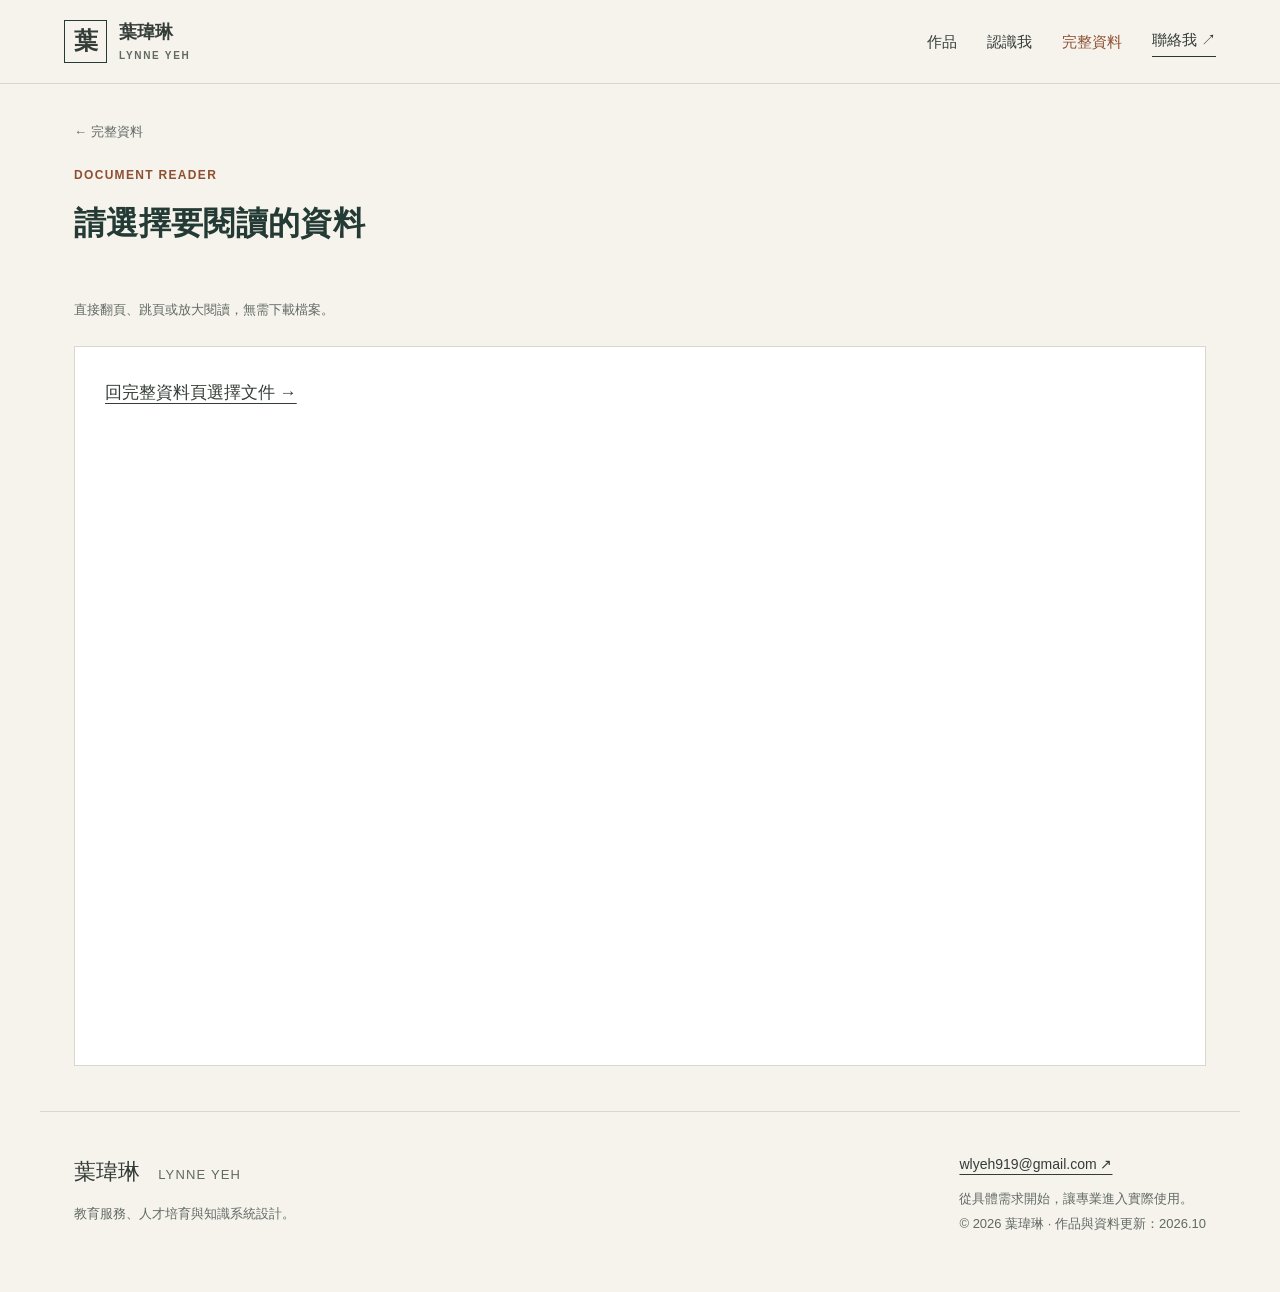
<file: reader.html>
<!doctype html>
<html lang="zh-Hant"><head><meta charset="utf-8"><meta name="viewport" content="width=device-width,initial-scale=1"><title>完整資料閱讀｜葉瑋琳</title><meta name="description" content="完整作品閱讀器，提供翻頁、跳頁、放大及文字閱讀。"><meta name="theme-color" content="#f6f3ed"><meta property="og:title" content="完整資料閱讀｜葉瑋琳"><meta property="og:description" content="完整作品閱讀器，提供翻頁、跳頁、放大及文字閱讀。"><meta property="og:type" content="website"><meta property="og:image" content="https://wlyeh919-bot.github.io/portfolio/assets/media/taa-overview.webp"><link rel="icon" href="assets/favicon.svg" type="image/svg+xml"><link rel="stylesheet" href="assets/style.css"><script src="assets/documents.js" defer></script><script src="assets/app.js" defer></script><script src="assets/reader.js" defer></script></head><body><a class="skip" href="#main">跳到主要內容</a><header class="site-header"><a class="brand" href="index.html"><span class="brand-mark">葉</span><span>葉瑋琳<small>LYNNE YEH</small></span></a><nav aria-label="主要導覽"><a href="index.html#works">作品</a><a href="about.html">認識我</a><a href="resources.html" aria-current="page">完整資料</a><a class="nav-contact" href="mailto:wlyeh919@gmail.com">聯絡我 <span aria-hidden="true">↗</span></a></nav></header><main id="main"><section class="reader-heading"><a class="back" href="resources.html">← 完整資料</a><span class="eyebrow" id="reader-meta">DOCUMENT READER</span><h1 id="reader-title">完整資料閱讀</h1><div class="actions" id="reader-actions"></div><p class="source-note">直接翻頁、跳頁或放大閱讀，無需下載檔案。</p></section><div class="reader-frame" id="reader-frame"></div></main><footer><div><a class="footer-name" href="about.html">葉瑋琳 <small>LYNNE YEH</small></a><p>教育服務、人才培育與知識系統設計。</p></div><div><a href="mailto:wlyeh919@gmail.com">wlyeh919@gmail.com ↗</a><p>從具體需求開始，讓專業進入實際使用。</p><small>© 2026 葉瑋琳 · 作品與資料更新：2026.10</small></div></footer></body></html>
</file>
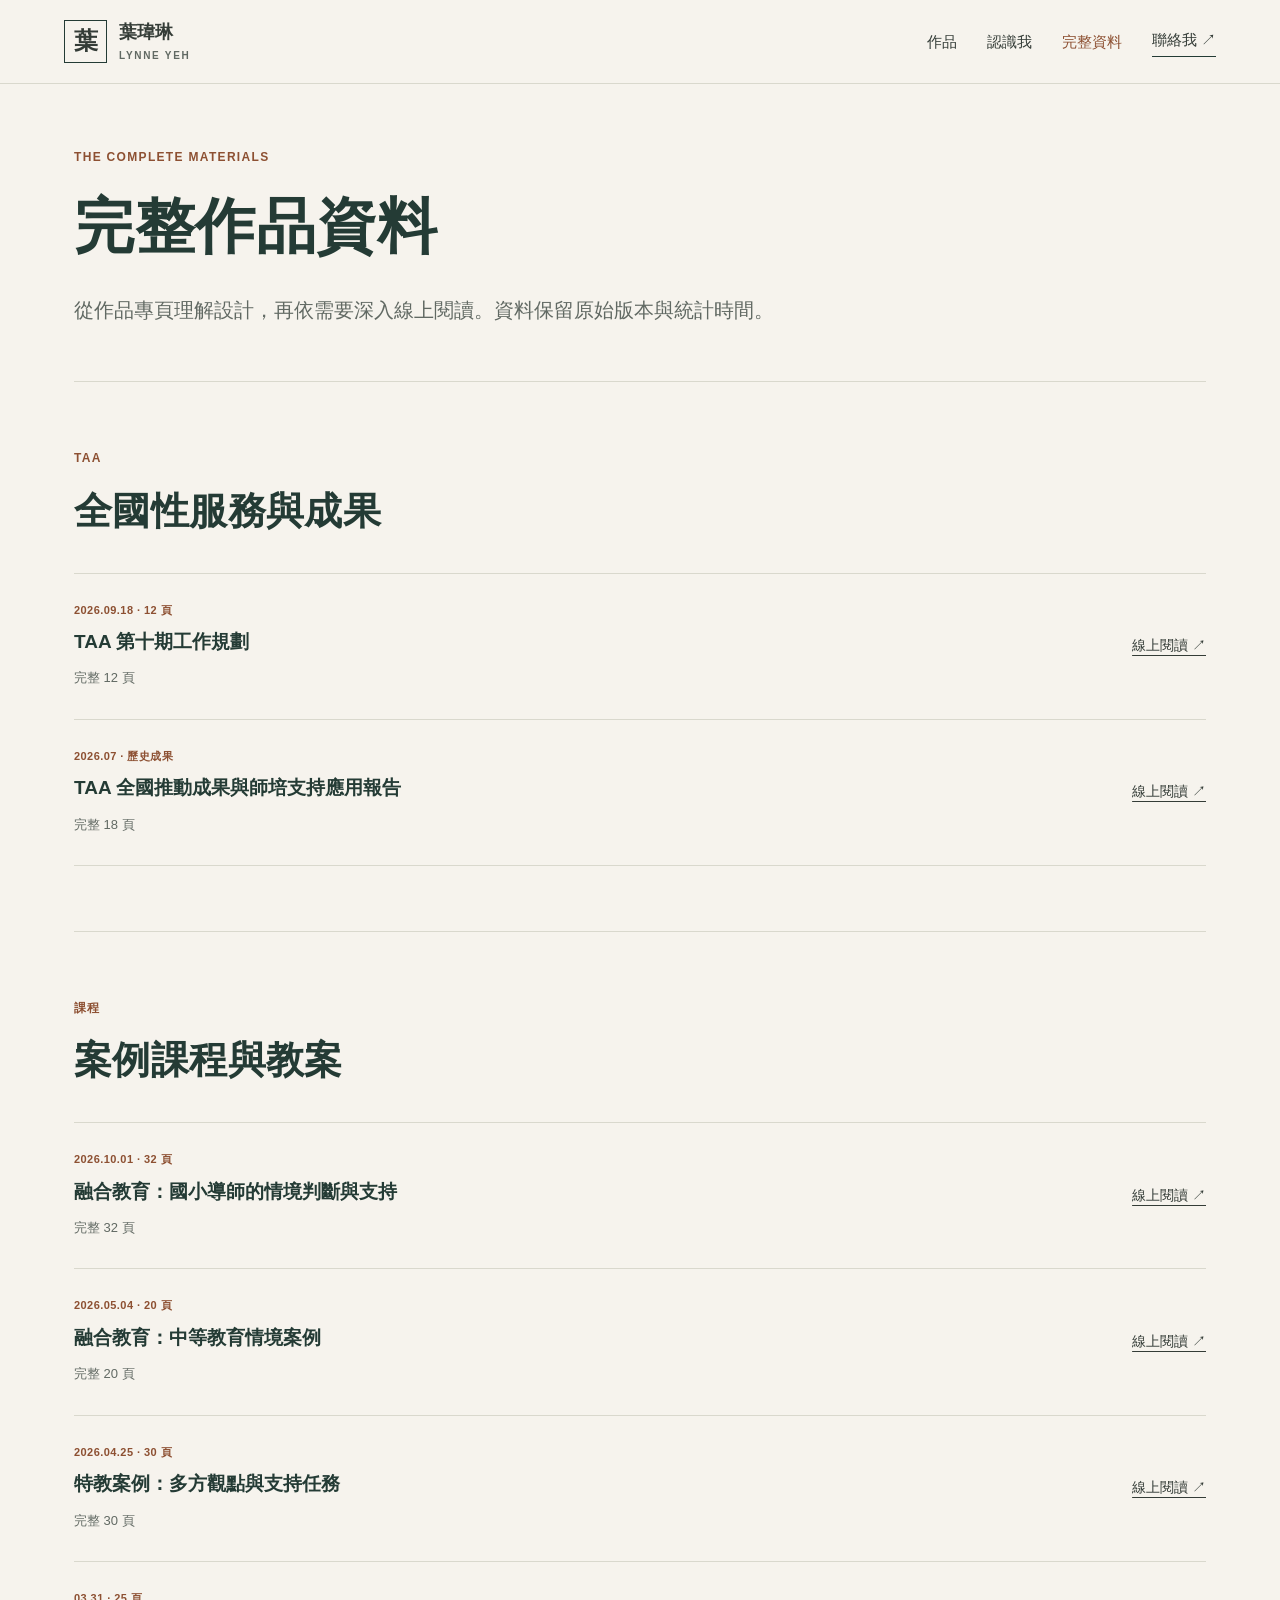
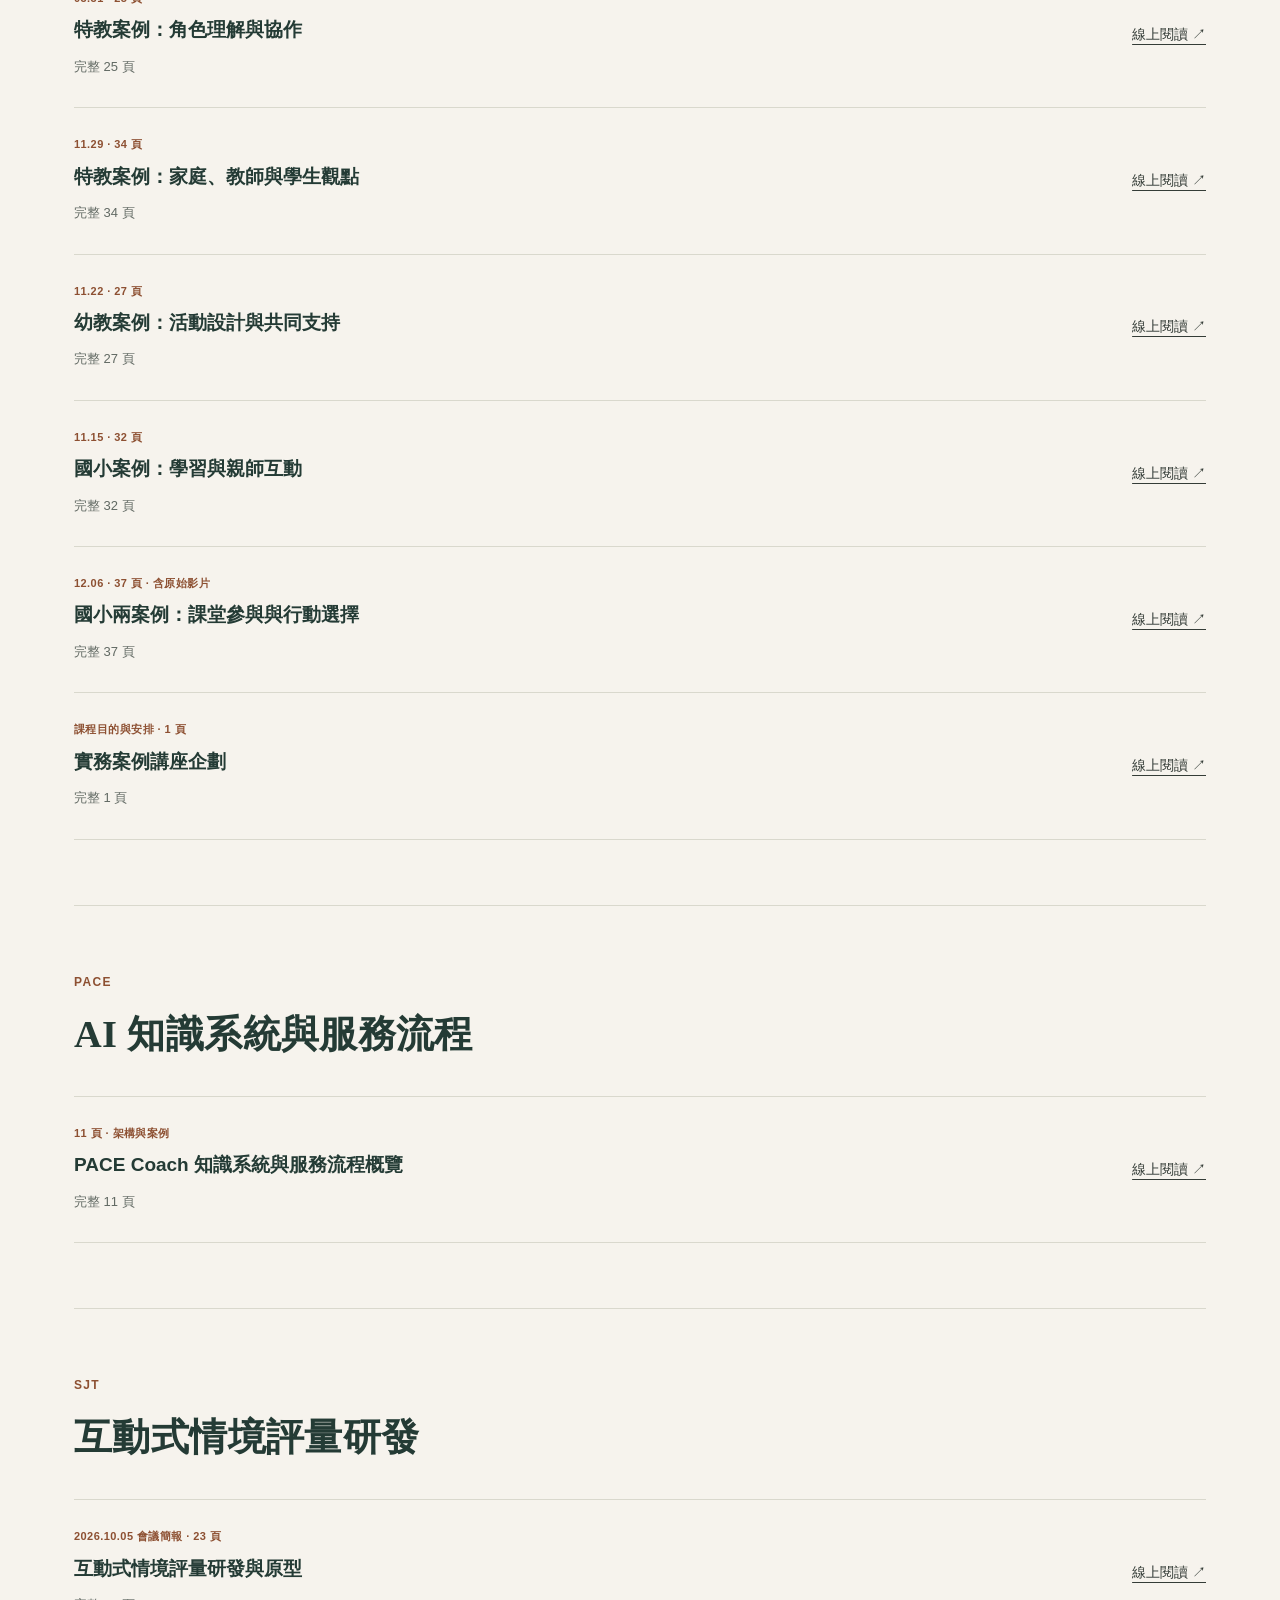
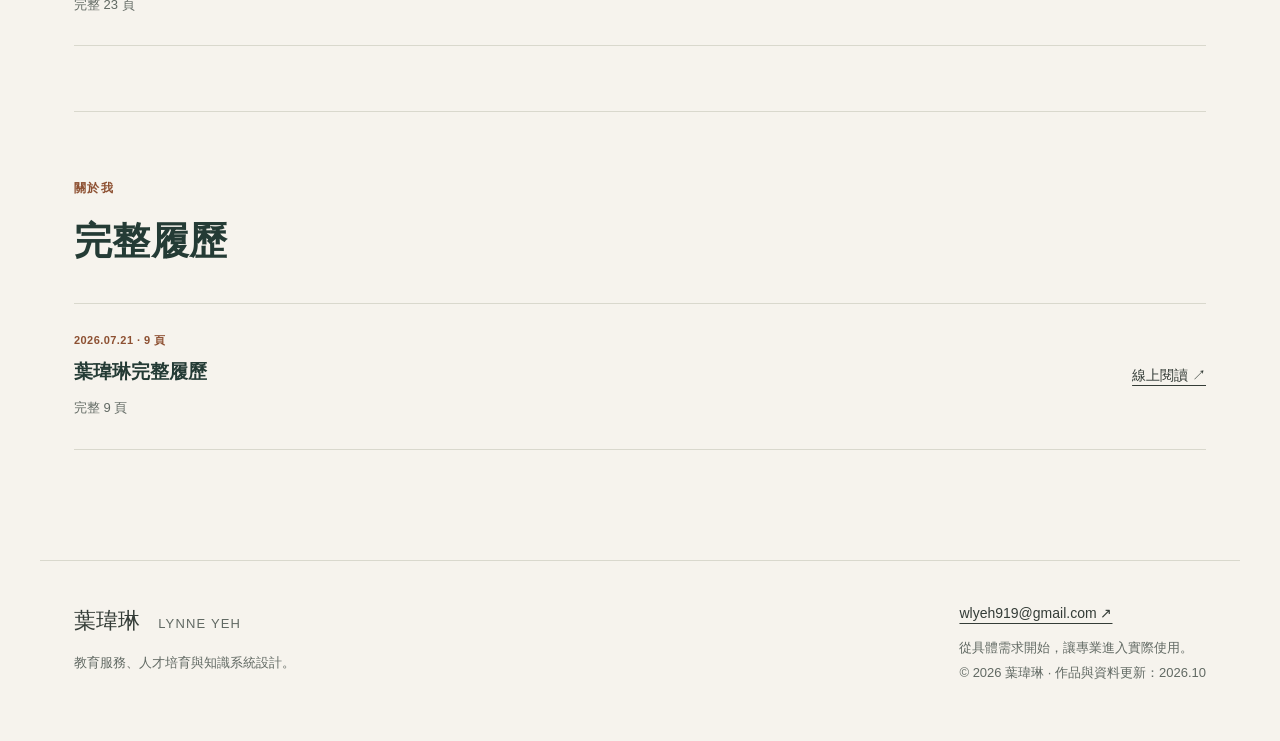
<file: resources.html>
<!doctype html>
<html lang="zh-Hant"><head><meta charset="utf-8"><meta name="viewport" content="width=device-width,initial-scale=1"><title>完整作品資料｜葉瑋琳</title><meta name="description" content="完整閱讀 TAA、案例課程、PACE Coach、互動式情境評量及葉瑋琳履歷。"><meta name="theme-color" content="#f6f3ed"><meta property="og:title" content="完整作品資料｜葉瑋琳"><meta property="og:description" content="完整閱讀 TAA、案例課程、PACE Coach、互動式情境評量及葉瑋琳履歷。"><meta property="og:type" content="website"><meta property="og:image" content="https://wlyeh919-bot.github.io/portfolio/assets/media/taa-overview.webp"><link rel="icon" href="assets/favicon.svg" type="image/svg+xml"><link rel="stylesheet" href="assets/style.css"><script src="assets/documents.js" defer></script><script src="assets/app.js" defer></script></head><body><a class="skip" href="#main">跳到主要內容</a><header class="site-header"><a class="brand" href="index.html"><span class="brand-mark">葉</span><span>葉瑋琳<small>LYNNE YEH</small></span></a><nav aria-label="主要導覽"><a href="index.html#works">作品</a><a href="about.html">認識我</a><a href="resources.html" aria-current="page">完整資料</a><a class="nav-contact" href="mailto:wlyeh919@gmail.com">聯絡我 <span aria-hidden="true">↗</span></a></nav></header><main id="main"><section class="project-hero"><span class="eyebrow">THE COMPLETE MATERIALS</span><h1>完整作品資料</h1><p class="lead">從作品專頁理解設計，再依需要深入線上閱讀。資料保留原始版本與統計時間。</p></section><section class="section"><div class="section-head"><span class="eyebrow">TAA</span><h2>全國性服務與成果</h2></div><div class="documents"><article class="document"><div><span class="eyebrow">2026.09.18 · 12 頁</span><h3>TAA 第十期工作規劃</h3><small>完整 12 頁</small></div><div class="document-actions"><a href="reader.html?id=taa-plan">線上閱讀 ↗</a></div></article><article class="document"><div><span class="eyebrow">2026.07 · 歷史成果</span><h3>TAA 全國推動成果與師培支持應用報告</h3><small>完整 18 頁</small></div><div class="document-actions"><a href="reader.html?id=taa-report">線上閱讀 ↗</a></div></article></div></section><section class="section"><div class="section-head"><span class="eyebrow">課程</span><h2>案例課程與教案</h2></div><div class="documents"><article class="document"><div><span class="eyebrow">2026.10.01 · 32 頁</span><h3>融合教育：國小導師的情境判斷與支持</h3><small>完整 32 頁</small></div><div class="document-actions"><a href="reader.html?id=course-latest">線上閱讀 ↗</a></div></article><article class="document"><div><span class="eyebrow">2026.05.04 · 20 頁</span><h3>融合教育：中等教育情境案例</h3><small>完整 20 頁</small></div><div class="document-actions"><a href="reader.html?id=course-middle">線上閱讀 ↗</a></div></article><article class="document"><div><span class="eyebrow">2026.04.25 · 30 頁</span><h3>特教案例：多方觀點與支持任務</h3><small>完整 30 頁</small></div><div class="document-actions"><a href="reader.html?id=course-special-p">線上閱讀 ↗</a></div></article><article class="document"><div><span class="eyebrow">03.31 · 25 頁</span><h3>特教案例：角色理解與協作</h3><small>完整 25 頁</small></div><div class="document-actions"><a href="reader.html?id=course-special-t">線上閱讀 ↗</a></div></article><article class="document"><div><span class="eyebrow">11.29 · 34 頁</span><h3>特教案例：家庭、教師與學生觀點</h3><small>完整 34 頁</small></div><div class="document-actions"><a href="reader.html?id=course-special-n">線上閱讀 ↗</a></div></article><article class="document"><div><span class="eyebrow">11.22 · 27 頁</span><h3>幼教案例：活動設計與共同支持</h3><small>完整 27 頁</small></div><div class="document-actions"><a href="reader.html?id=course-kindergarten">線上閱讀 ↗</a></div></article><article class="document"><div><span class="eyebrow">11.15 · 32 頁</span><h3>國小案例：學習與親師互動</h3><small>完整 32 頁</small></div><div class="document-actions"><a href="reader.html?id=course-elementary">線上閱讀 ↗</a></div></article><article class="document"><div><span class="eyebrow">12.06 · 37 頁 · 含原始影片</span><h3>國小兩案例：課堂參與與行動選擇</h3><small>完整 37 頁</small></div><div class="document-actions"><a href="reader.html?id=course-two">線上閱讀 ↗</a></div></article><article class="document"><div><span class="eyebrow">課程目的與安排 · 1 頁</span><h3>實務案例講座企劃</h3><small>完整 1 頁</small></div><div class="document-actions"><a href="reader.html?id=course-plan">線上閱讀 ↗</a></div></article></div></section><section class="section"><div class="section-head"><span class="eyebrow">PACE</span><h2>AI 知識系統與服務流程</h2></div><div class="documents"><article class="document"><div><span class="eyebrow">11 頁 · 架構與案例</span><h3>PACE Coach 知識系統與服務流程概覽</h3><small>完整 11 頁</small></div><div class="document-actions"><a href="reader.html?id=pace">線上閱讀 ↗</a></div></article></div></section><section class="section"><div class="section-head"><span class="eyebrow">SJT</span><h2>互動式情境評量研發</h2></div><div class="documents"><article class="document"><div><span class="eyebrow">2026.10.05 會議簡報 · 23 頁</span><h3>互動式情境評量研發與原型</h3><small>完整 23 頁</small></div><div class="document-actions"><a href="reader.html?id=sjt">線上閱讀 ↗</a></div></article></div></section><section class="section"><div class="section-head"><span class="eyebrow">關於我</span><h2>完整履歷</h2></div><div class="documents"><article class="document"><div><span class="eyebrow">2026.07.21 · 9 頁</span><h3>葉瑋琳完整履歷</h3><small>完整 9 頁</small></div><div class="document-actions"><a href="reader.html?id=resume">線上閱讀 ↗</a></div></article></div></section></main><footer><div><a class="footer-name" href="about.html">葉瑋琳 <small>LYNNE YEH</small></a><p>教育服務、人才培育與知識系統設計。</p></div><div><a href="mailto:wlyeh919@gmail.com">wlyeh919@gmail.com ↗</a><p>從具體需求開始，讓專業進入實際使用。</p><small>© 2026 葉瑋琳 · 作品與資料更新：2026.10</small></div></footer></body></html>
</file>
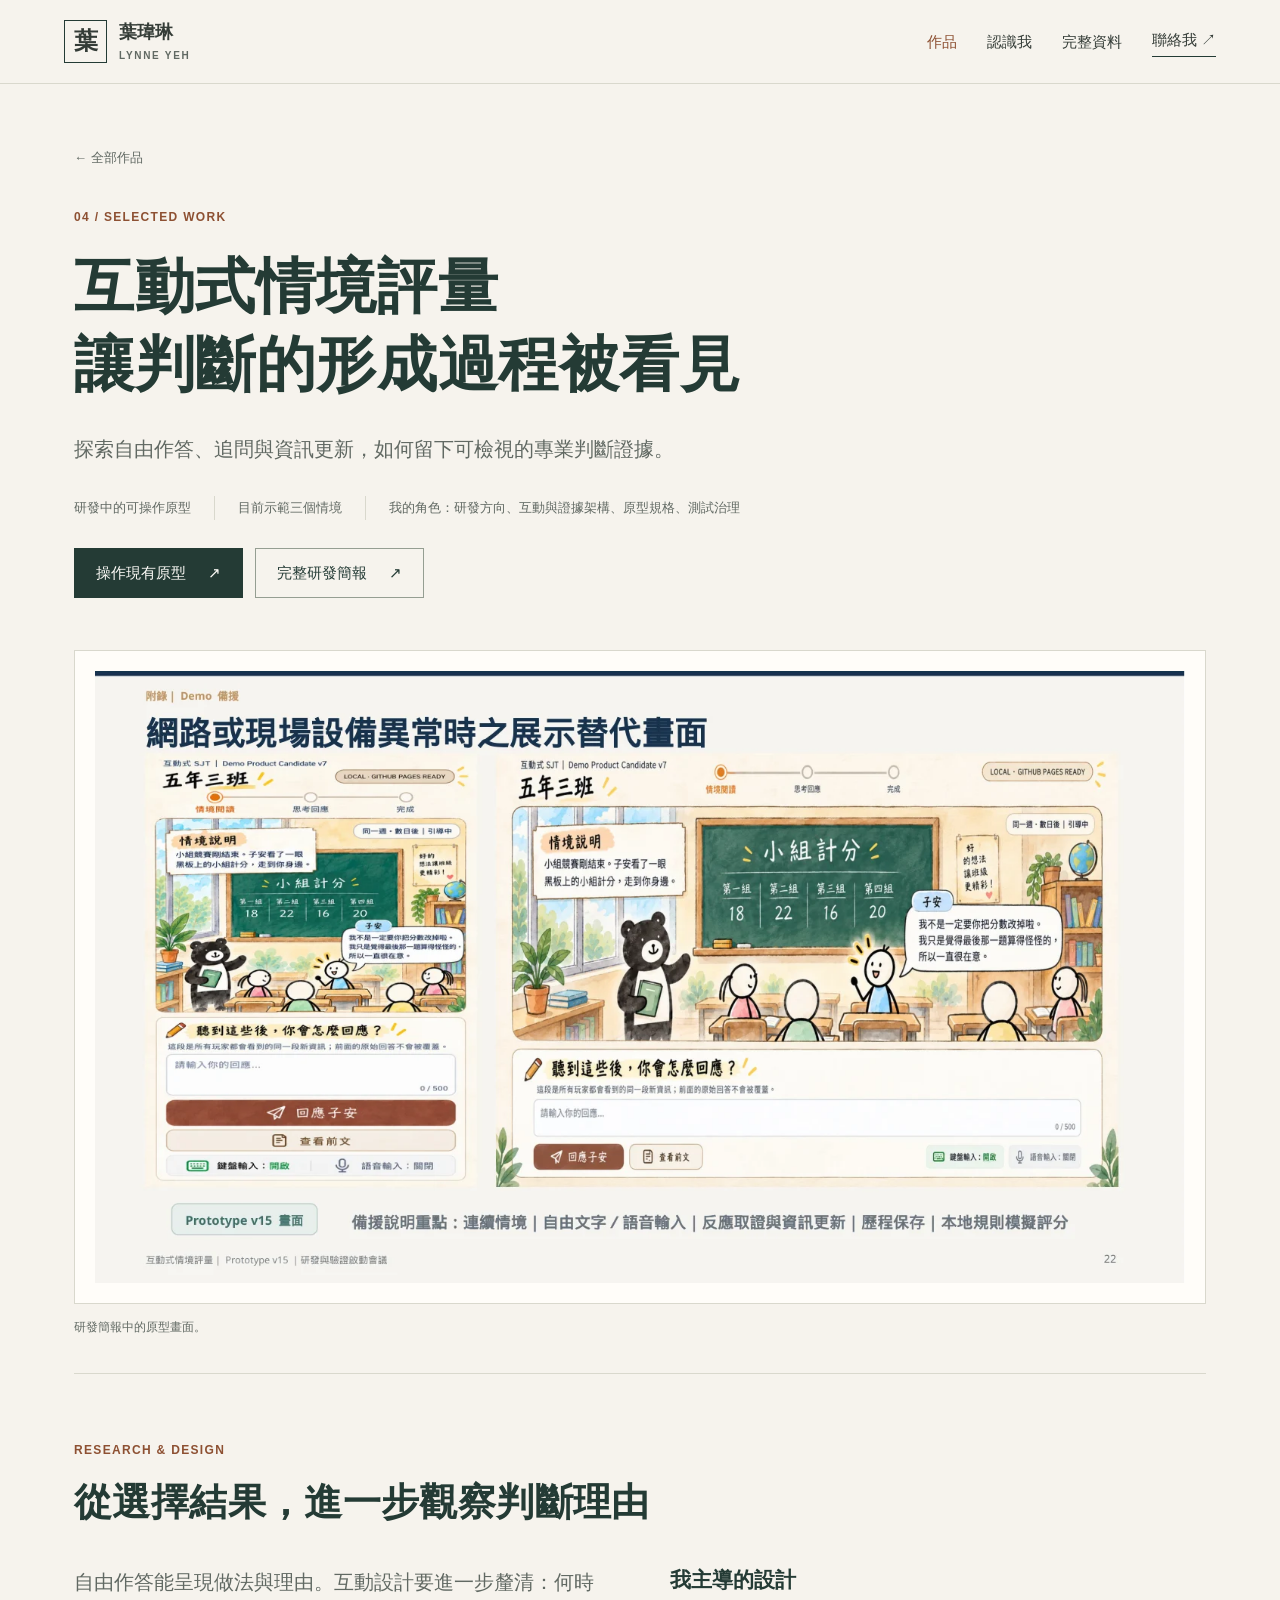
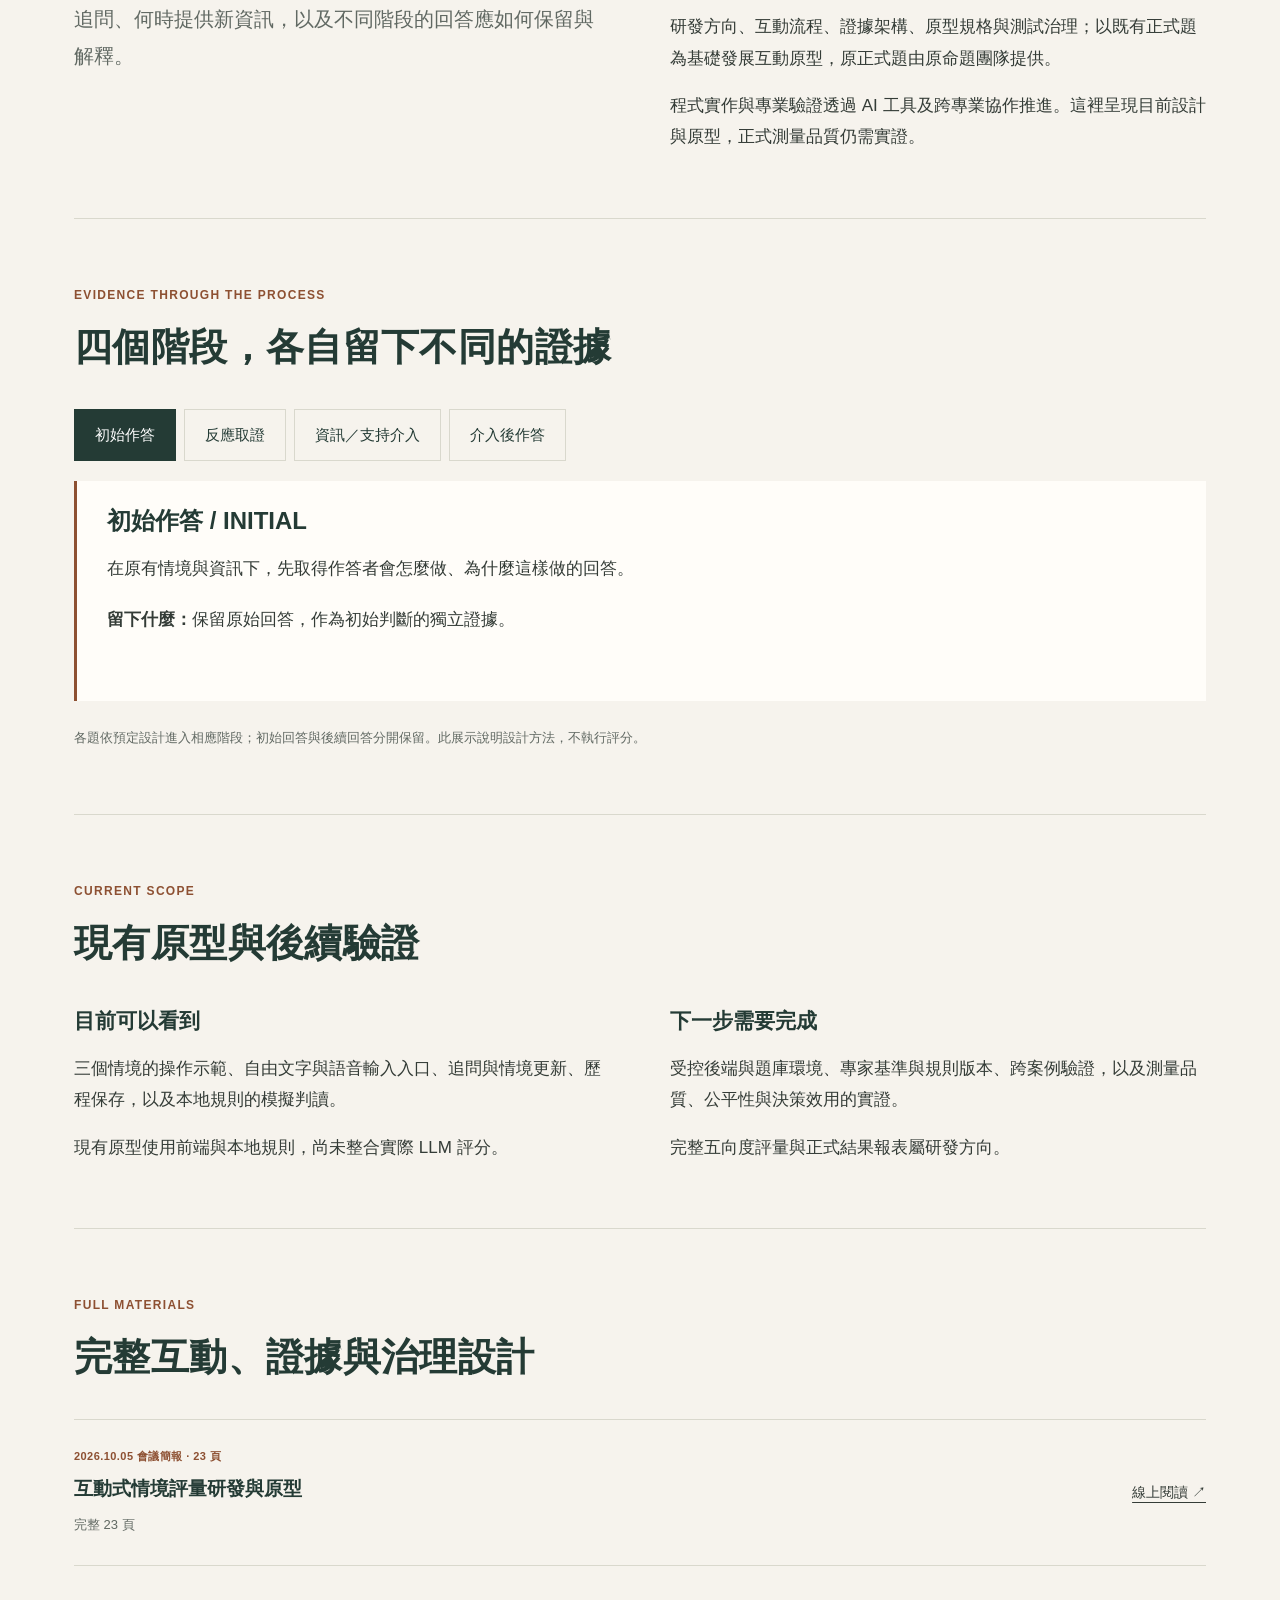
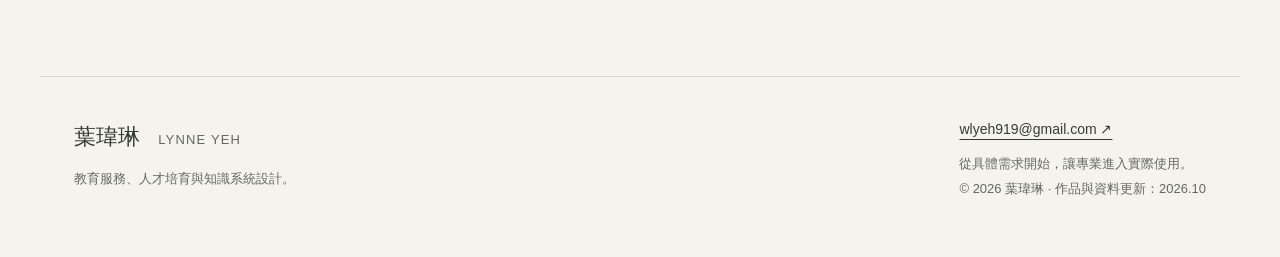
<file: sjt.html>
<!doctype html>
<html lang="zh-Hant"><head><meta charset="utf-8"><meta name="viewport" content="width=device-width,initial-scale=1"><title>互動式情境評量原型｜葉瑋琳</title><meta name="description" content="互動式情境評量研發作品。探索自由作答、追問、資訊介入與證據保存，操作現有原型。"><meta name="theme-color" content="#f6f3ed"><meta property="og:title" content="互動式情境評量原型｜葉瑋琳"><meta property="og:description" content="互動式情境評量研發作品。探索自由作答、追問、資訊介入與證據保存，操作現有原型。"><meta property="og:type" content="website"><meta property="og:image" content="https://wlyeh919-bot.github.io/portfolio/assets/media/taa-overview.webp"><link rel="icon" href="assets/favicon.svg" type="image/svg+xml"><link rel="stylesheet" href="assets/style.css"><script src="assets/documents.js" defer></script><script src="assets/app.js" defer></script></head><body><a class="skip" href="#main">跳到主要內容</a><header class="site-header"><a class="brand" href="index.html"><span class="brand-mark">葉</span><span>葉瑋琳<small>LYNNE YEH</small></span></a><nav aria-label="主要導覽"><a href="index.html#works" aria-current="page">作品</a><a href="about.html">認識我</a><a href="resources.html">完整資料</a><a class="nav-contact" href="mailto:wlyeh919@gmail.com">聯絡我 <span aria-hidden="true">↗</span></a></nav></header><main id="main"><section class="project-hero"><a class="back" href="index.html#works">← 全部作品</a><div class="eyebrow">04 / SELECTED WORK</div><h1>互動式情境評量<br>讓判斷的形成過程被看見</h1><p class="lead">探索自由作答、追問與資訊更新，如何留下可檢視的專業判斷證據。</p><div class="project-meta"><span>研發中的可操作原型</span><span>目前示範三個情境</span><span>我的角色：研發方向、互動與證據架構、原型規格、測試治理</span></div><div class="actions"><a class="button" href="https://wlyeh919-bot.github.io/-interactive-sjt/index.html" target="_blank" rel="noopener noreferrer">操作現有原型<span aria-hidden="true"> ↗</span><span class="sr-only">（另開視窗）</span></a><a class="button secondary" href="reader.html?id=sjt">完整研發簡報<span aria-hidden="true"> ↗</span></a></div></section><figure class="evidence"><a href="assets/media/sjt-prototype.webp" target="_blank" rel="noopener" aria-label="放大查看：互動式情境評量原型的實際情境與作答介面"><img src="assets/media/sjt-prototype.webp" alt="互動式情境評量原型的實際情境與作答介面" loading="eager" width="1600" height="900"></a><figcaption>研發簡報中的原型畫面。</figcaption></figure><section class="section"><div class="section-head"><span class="eyebrow">RESEARCH &amp; DESIGN</span><h2>從選擇結果，進一步觀察判斷理由</h2></div><div class="two-columns"><p class="lead">自由作答能呈現做法與理由。互動設計要進一步釐清：何時追問、何時提供新資訊，以及不同階段的回答應如何保留與解釋。</p><div><h3>我主導的設計</h3><p>研發方向、互動流程、證據架構、原型規格與測試治理；以既有正式題為基礎發展互動原型，原正式題由原命題團隊提供。</p><p>程式實作與專業驗證透過 AI 工具及跨專業協作推進。這裡呈現目前設計與原型，正式測量品質仍需實證。</p></div></div></section><section class="section"><div class="section-head"><span class="eyebrow">EVIDENCE THROUGH THE PROCESS</span><h2>四個階段，各自留下不同的證據</h2></div><div class="stage-controls" role="group" aria-label="選擇作答階段"><button data-stage="initial" aria-pressed="true">初始作答</button><button data-stage="follow" aria-pressed="false">反應取證</button><button data-stage="support" aria-pressed="false">資訊／支持介入</button><button data-stage="post" aria-pressed="false">介入後作答</button></div><div class="role-panel" aria-live="polite" id="stage-panel"></div><p class="source-note">各題依預定設計進入相應階段；初始回答與後續回答分開保留。此展示說明設計方法，不執行評分。</p></section><section class="section"><div class="section-head"><span class="eyebrow">CURRENT SCOPE</span><h2>現有原型與後續驗證</h2></div><div class="two-columns"><div><h3>目前可以看到</h3><p>三個情境的操作示範、自由文字與語音輸入入口、追問與情境更新、歷程保存，以及本地規則的模擬判讀。</p><p>現有原型使用前端與本地規則，尚未整合實際 LLM 評分。</p></div><div><h3>下一步需要完成</h3><p>受控後端與題庫環境、專家基準與規則版本、跨案例驗證，以及測量品質、公平性與決策效用的實證。</p><p>完整五向度評量與正式結果報表屬研發方向。</p></div></div></section><section class="section"><div class="section-head"><span class="eyebrow">FULL MATERIALS</span><h2>完整互動、證據與治理設計</h2></div><div class="documents"><article class="document"><div><span class="eyebrow">2026.10.05 會議簡報 · 23 頁</span><h3>互動式情境評量研發與原型</h3><small>完整 23 頁</small></div><div class="document-actions"><a href="reader.html?id=sjt">線上閱讀 ↗</a></div></article></div></section></main><footer><div><a class="footer-name" href="about.html">葉瑋琳 <small>LYNNE YEH</small></a><p>教育服務、人才培育與知識系統設計。</p></div><div><a href="mailto:wlyeh919@gmail.com">wlyeh919@gmail.com ↗</a><p>從具體需求開始，讓專業進入實際使用。</p><small>© 2026 葉瑋琳 · 作品與資料更新：2026.10</small></div></footer></body></html>
</file>
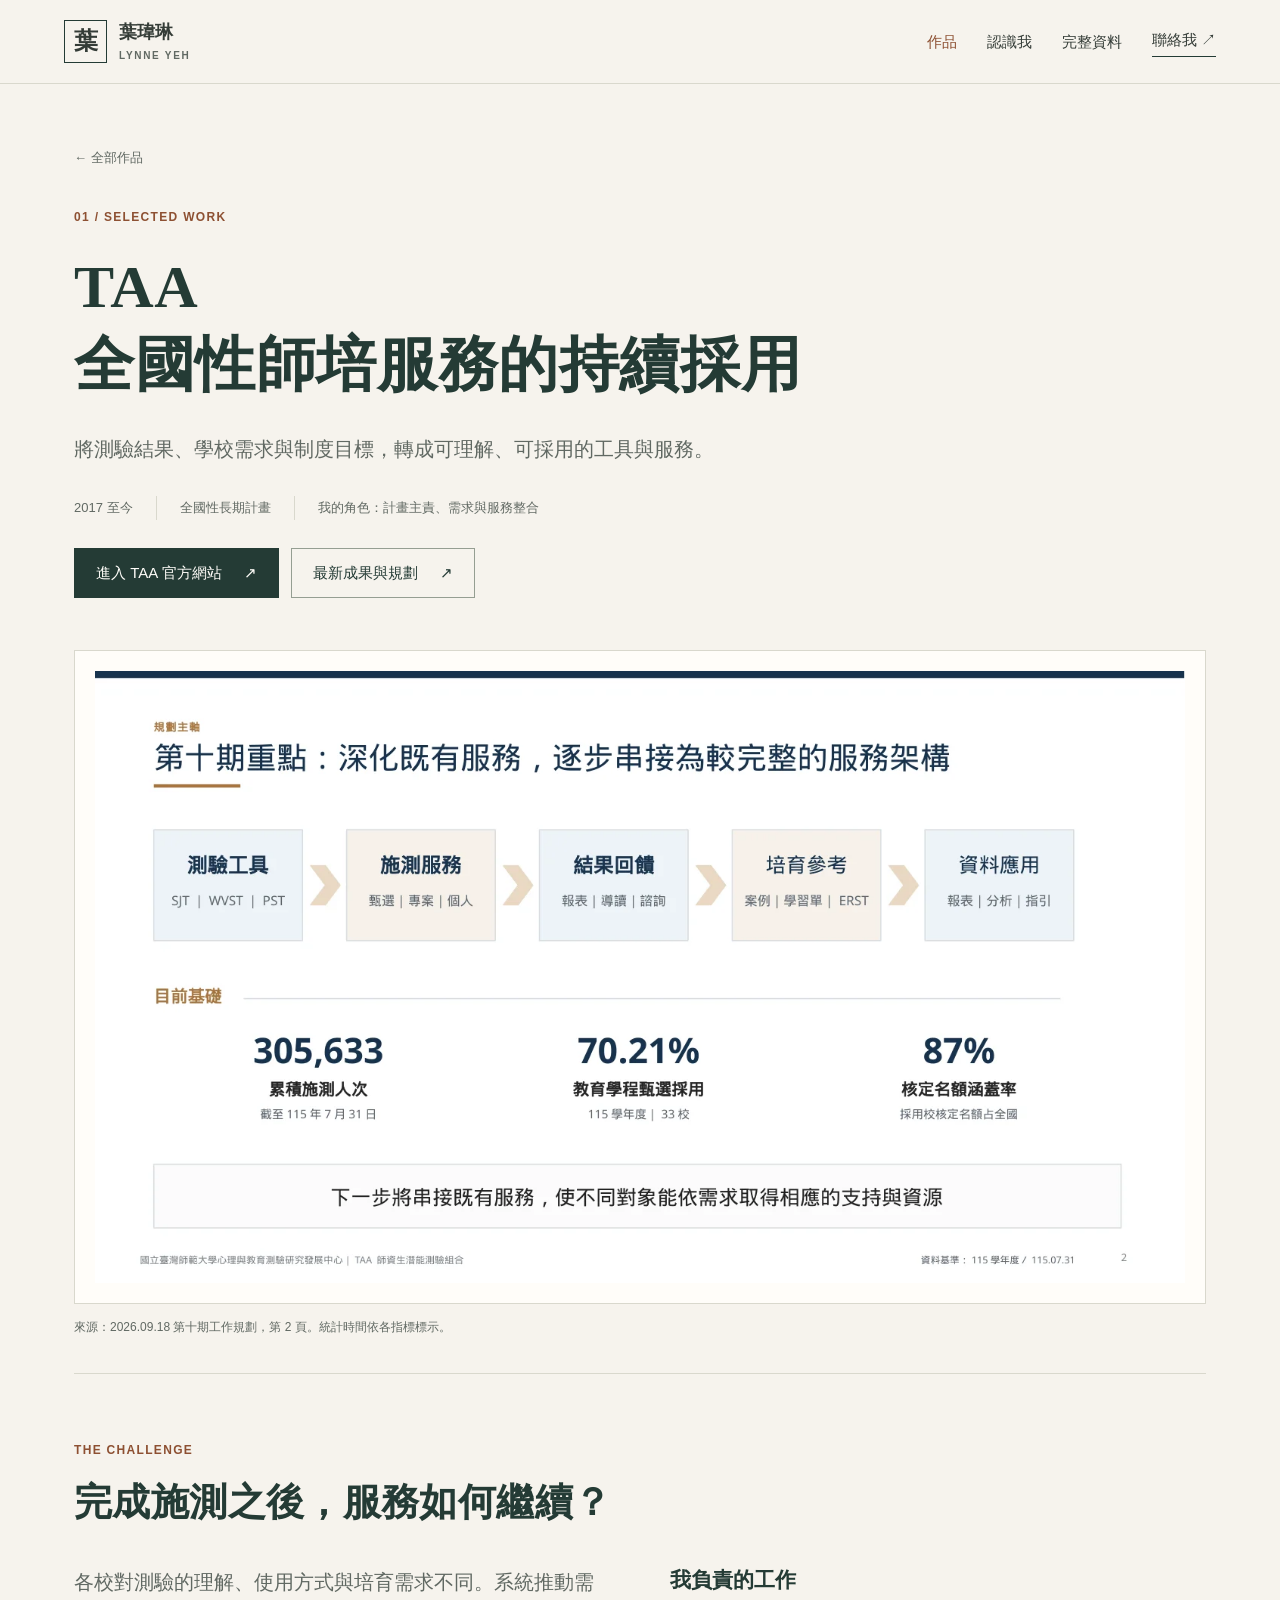
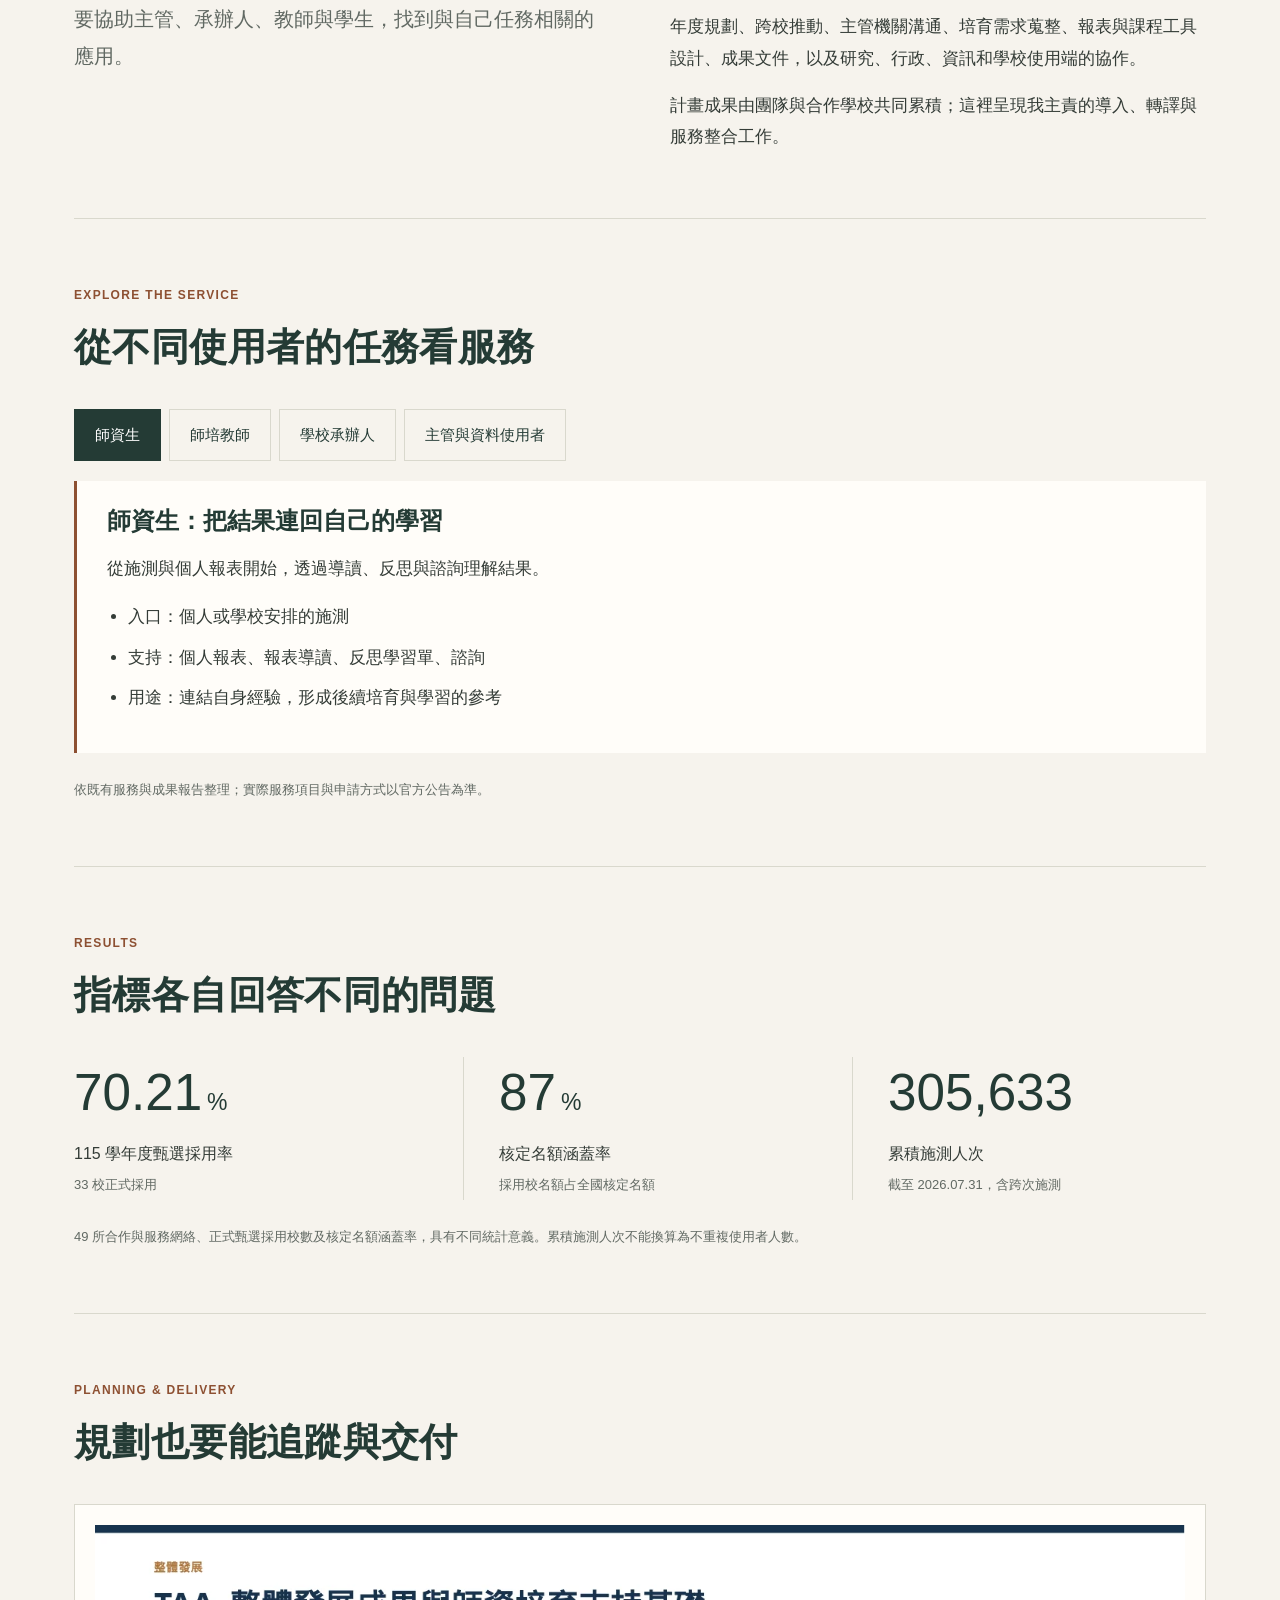
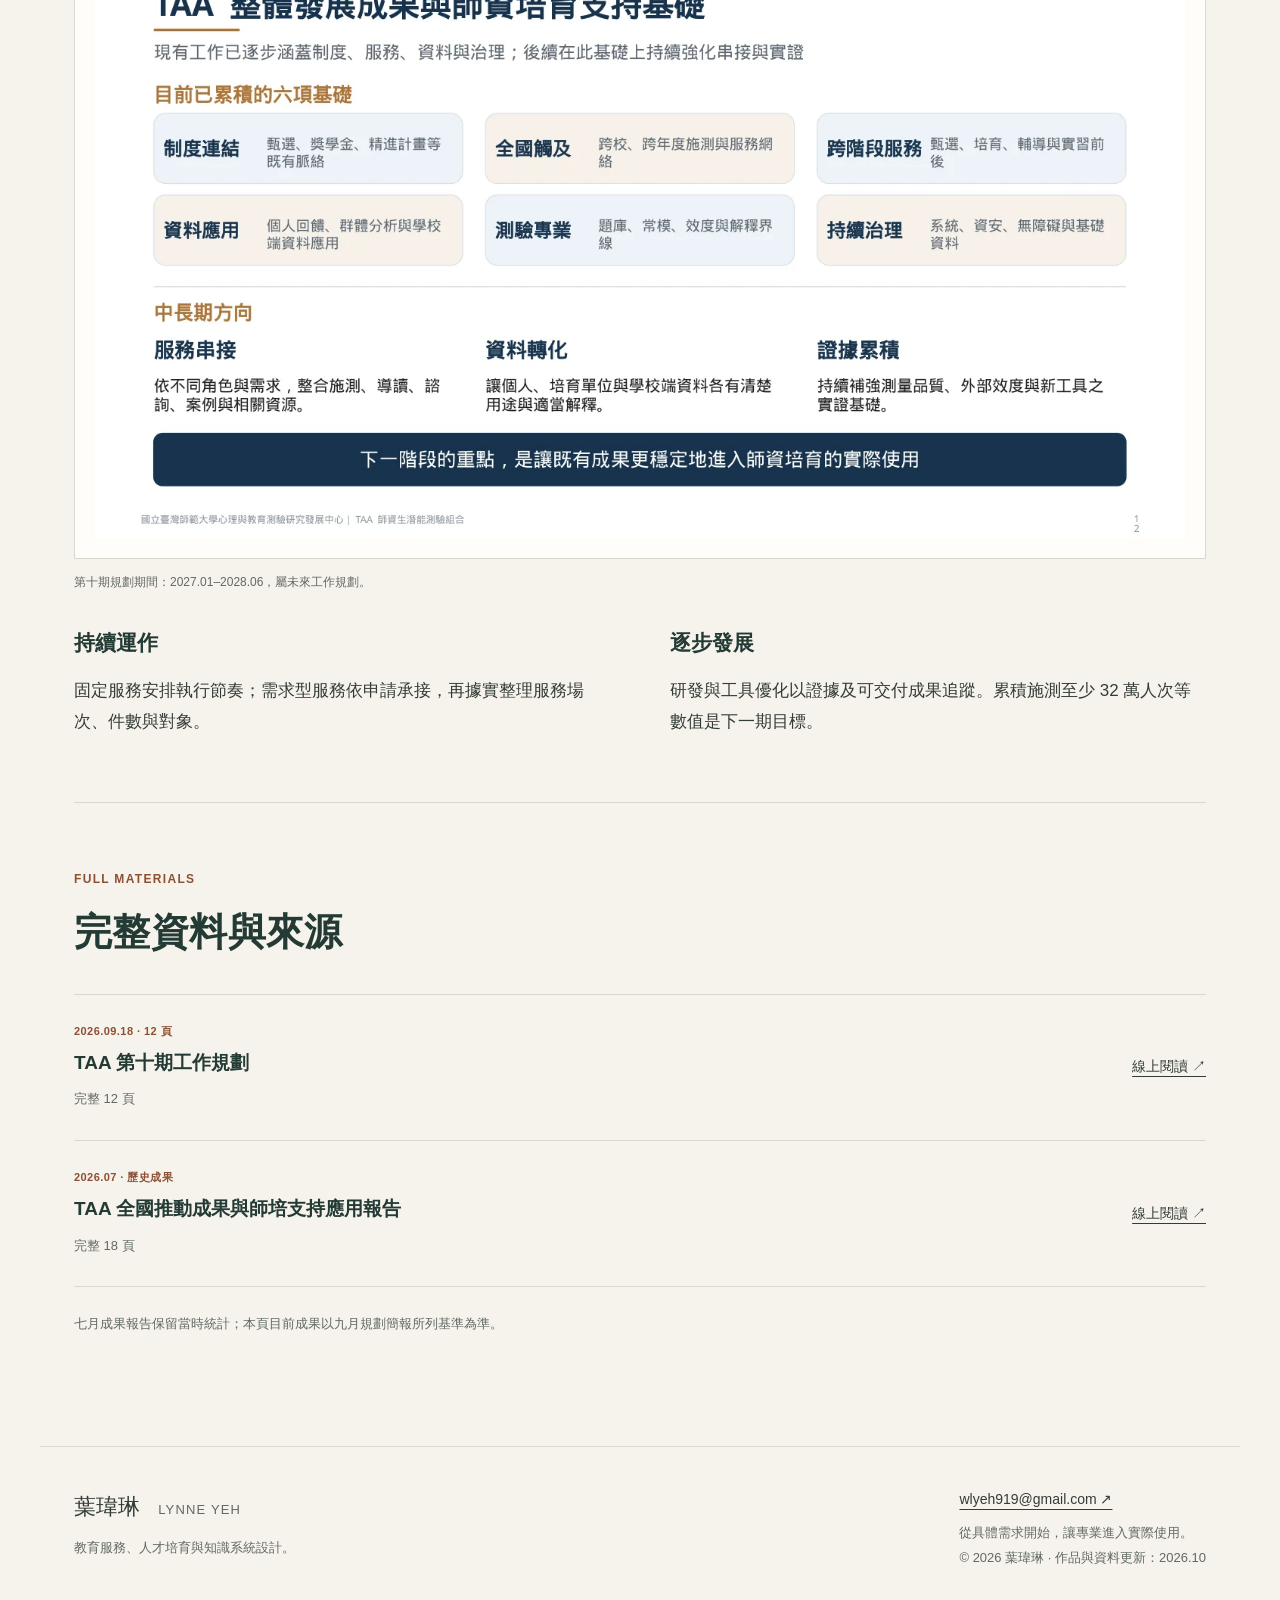
<file: taa.html>
<!doctype html>
<html lang="zh-Hant"><head><meta charset="utf-8"><meta name="viewport" content="width=device-width,initial-scale=1"><title>TAA 全國性服務導入｜葉瑋琳</title><meta name="description" content="TAA 全國性服務導入作品。探索使用者任務、服務流程、計畫主責工作與最新成果。"><meta name="theme-color" content="#f6f3ed"><meta property="og:title" content="TAA 全國性服務導入｜葉瑋琳"><meta property="og:description" content="TAA 全國性服務導入作品。探索使用者任務、服務流程、計畫主責工作與最新成果。"><meta property="og:type" content="website"><meta property="og:image" content="https://wlyeh919-bot.github.io/portfolio/assets/media/taa-overview.webp"><link rel="icon" href="assets/favicon.svg" type="image/svg+xml"><link rel="stylesheet" href="assets/style.css"><script src="assets/documents.js" defer></script><script src="assets/app.js" defer></script></head><body><a class="skip" href="#main">跳到主要內容</a><header class="site-header"><a class="brand" href="index.html"><span class="brand-mark">葉</span><span>葉瑋琳<small>LYNNE YEH</small></span></a><nav aria-label="主要導覽"><a href="index.html#works" aria-current="page">作品</a><a href="about.html">認識我</a><a href="resources.html">完整資料</a><a class="nav-contact" href="mailto:wlyeh919@gmail.com">聯絡我 <span aria-hidden="true">↗</span></a></nav></header><main id="main"><section class="project-hero"><a class="back" href="index.html#works">← 全部作品</a><div class="eyebrow">01 / SELECTED WORK</div><h1>TAA<br>全國性師培服務的持續採用</h1><p class="lead">將測驗結果、學校需求與制度目標，轉成可理解、可採用的工具與服務。</p><div class="project-meta"><span>2017 至今</span><span>全國性長期計畫</span><span>我的角色：計畫主責、需求與服務整合</span></div><div class="actions"><a class="button" href="https://taa.ntnu.edu.tw/TAA/" target="_blank" rel="noopener noreferrer">進入 TAA 官方網站<span aria-hidden="true"> ↗</span><span class="sr-only">（另開視窗）</span></a><a class="button secondary" href="reader.html?id=taa-plan">最新成果與規劃<span aria-hidden="true"> ↗</span></a></div></section><figure class="evidence"><a href="assets/media/taa-overview.webp" target="_blank" rel="noopener" aria-label="放大查看：第十期工作規劃的既有服務架構與最新統計"><img src="assets/media/taa-overview.webp" alt="第十期工作規劃的既有服務架構與最新統計" loading="eager" width="1600" height="900"></a><figcaption>來源：2026.09.18 第十期工作規劃，第 2 頁。統計時間依各指標標示。</figcaption></figure><section class="section"><div class="section-head"><span class="eyebrow">THE CHALLENGE</span><h2>完成施測之後，服務如何繼續？</h2></div><div class="two-columns"><p class="lead">各校對測驗的理解、使用方式與培育需求不同。系統推動需要協助主管、承辦人、教師與學生，找到與自己任務相關的應用。</p><div><h3>我負責的工作</h3><p>年度規劃、跨校推動、主管機關溝通、培育需求蒐整、報表與課程工具設計、成果文件，以及研究、行政、資訊和學校使用端的協作。</p><p>計畫成果由團隊與合作學校共同累積；這裡呈現我主責的導入、轉譯與服務整合工作。</p></div></div></section><section class="section"><div class="section-head"><span class="eyebrow">EXPLORE THE SERVICE</span><h2>從不同使用者的任務看服務</h2></div><div class="role-controls" role="group" aria-label="選擇服務對象"><button data-role="student" aria-pressed="true">師資生</button><button data-role="teacher" aria-pressed="false">師培教師</button><button data-role="coordinator" aria-pressed="false">學校承辦人</button><button data-role="leader" aria-pressed="false">主管與資料使用者</button></div><div class="role-panel" aria-live="polite" id="role-panel"></div><p class="source-note">依既有服務與成果報告整理；實際服務項目與申請方式以官方公告為準。</p></section><section class="section"><div class="section-head"><span class="eyebrow">RESULTS</span><h2>指標各自回答不同的問題</h2></div><div class="stats"><div><strong>70.21<span>%</span></strong><p>115 學年度甄選採用率</p><small>33 校正式採用</small></div><div><strong>87<span>%</span></strong><p>核定名額涵蓋率</p><small>採用校名額占全國核定名額</small></div><div><strong>305,633</strong><p>累積施測人次</p><small>截至 2026.07.31，含跨次施測</small></div></div><p class="source-note">49 所合作與服務網絡、正式甄選採用校數及核定名額涵蓋率，具有不同統計意義。累積施測人次不能換算為不重複使用者人數。</p></section><section class="section"><div class="section-head"><span class="eyebrow">PLANNING &amp; DELIVERY</span><h2>規劃也要能追蹤與交付</h2></div><figure class="evidence"><a href="assets/media/taa-framework.webp" target="_blank" rel="noopener" aria-label="放大查看：TAA 制度、服務、資料與治理六項基礎"><img src="assets/media/taa-framework.webp" alt="TAA 制度、服務、資料與治理六項基礎" loading="lazy" width="1600" height="900"></a><figcaption>第十期規劃期間：2027.01–2028.06，屬未來工作規劃。</figcaption></figure><div class="two-columns"><div><h3>持續運作</h3><p>固定服務安排執行節奏；需求型服務依申請承接，再據實整理服務場次、件數與對象。</p></div><div><h3>逐步發展</h3><p>研發與工具優化以證據及可交付成果追蹤。累積施測至少 32 萬人次等數值是下一期目標。</p></div></div></section><section class="section"><div class="section-head"><span class="eyebrow">FULL MATERIALS</span><h2>完整資料與來源</h2></div><div class="documents"><article class="document"><div><span class="eyebrow">2026.09.18 · 12 頁</span><h3>TAA 第十期工作規劃</h3><small>完整 12 頁</small></div><div class="document-actions"><a href="reader.html?id=taa-plan">線上閱讀 ↗</a></div></article><article class="document"><div><span class="eyebrow">2026.07 · 歷史成果</span><h3>TAA 全國推動成果與師培支持應用報告</h3><small>完整 18 頁</small></div><div class="document-actions"><a href="reader.html?id=taa-report">線上閱讀 ↗</a></div></article></div><p class="source-note">七月成果報告保留當時統計；本頁目前成果以九月規劃簡報所列基準為準。</p></section></main><footer><div><a class="footer-name" href="about.html">葉瑋琳 <small>LYNNE YEH</small></a><p>教育服務、人才培育與知識系統設計。</p></div><div><a href="mailto:wlyeh919@gmail.com">wlyeh919@gmail.com ↗</a><p>從具體需求開始，讓專業進入實際使用。</p><small>© 2026 葉瑋琳 · 作品與資料更新：2026.10</small></div></footer></body></html>
</file>
<file: assets/style.css>
:root{--paper:#f6f3ed;--white:#fffdf9;--ink:#243b35;--text:#343c37;--muted:#616963;--accent:#8d5032;--line:#d9d8cd;--soft:#ebece2;--max:1200px}*{box-sizing:border-box}html{scroll-behavior:smooth;scroll-padding-top:110px}body{margin:0;background:var(--paper);color:var(--text);font-family:-apple-system,BlinkMacSystemFont,"Noto Sans TC","Microsoft JhengHei",sans-serif;font-size:17px;line-height:1.85}a{color:inherit;text-underline-offset:5px}button,input,textarea{font:inherit}button{cursor:pointer}img{max-width:100%;display:block}h1,h2,h3,p,figure{margin:0}h1,h2{font-family:"Noto Serif TC","Songti TC","PMingLiU",serif;font-weight:600;color:var(--ink);line-height:1.3;letter-spacing:.01em}h1{font-size:clamp(38px,4.7vw,66px)}h2{font-size:clamp(29px,3vw,42px)}h3{font-size:24px;line-height:1.5;color:var(--ink);font-weight:600}p+p{margin-top:20px}em{font-style:normal;color:var(--accent)}small{font-size:13px;color:var(--muted)}a:hover{color:var(--accent)}a:focus-visible,button:focus-visible,textarea:focus-visible{outline:3px solid var(--accent);outline-offset:5px}button:disabled{opacity:.42;cursor:default}.sr-only{position:absolute;width:1px;height:1px;padding:0;overflow:hidden;clip:rect(0,0,0,0);white-space:nowrap}.skip{position:fixed;top:-100px;left:20px;padding:10px 20px;background:var(--ink);color:white;z-index:100}.skip:focus{top:10px}.site-header{max-width:none;padding:20px max(5vw,calc((100vw - var(--max))/2));display:flex;justify-content:space-between;align-items:center;border-bottom:1px solid var(--line);position:sticky;top:0;background:rgba(246,243,237,.97);z-index:10;gap:25px}.brand{display:flex;align-items:center;gap:12px;text-decoration:none;font-weight:600;line-height:1.4;font-size:18px;white-space:nowrap}.brand-mark{display:grid;place-items:center;width:43px;height:43px;border:1px solid var(--ink);font-family:serif;font-size:24px}.brand small{display:block;font-size:10px;letter-spacing:.17em;margin-top:3px}.site-header nav{display:flex;gap:30px;align-items:center;font-size:15px}.site-header nav a{text-decoration:none}.site-header nav [aria-current]{color:var(--accent)}.nav-contact{border-bottom:1px solid var(--ink);padding-bottom:3px}main{max-width:var(--max);margin:auto;padding:0 34px}.eyebrow{display:block;font-size:12px;font-weight:600;letter-spacing:.11em;color:var(--accent);margin-bottom:17px}.lead{font-size:20px;line-height:1.85;color:var(--muted);max-width:790px}.narrow{max-width:800px}.actions{display:flex;flex-wrap:wrap;gap:12px;margin-top:28px}.button{display:inline-flex;align-items:center;justify-content:center;gap:22px;padding:12px 21px;background:var(--ink);color:var(--white);border:1px solid var(--ink);text-decoration:none;font-size:15px;line-height:1.6;min-height:48px}.button:hover{background:#334a3e;color:white}.button.secondary{background:transparent;color:var(--ink);border-color:#959e92}.button.secondary:hover{background:var(--soft)}.home-hero{padding:78px 0 70px;display:grid;grid-template-columns:1fr 1.04fr;gap:55px;align-items:center}.home-hero h1{font-size:clamp(37px,4.2vw,58px);line-height:1.45;letter-spacing:.035em}.home-hero .lead{font-size:18px;margin-top:26px}.hero-note{font-size:13px;color:var(--muted);margin-top:22px}.hero-visual{border:1px solid var(--line);background:var(--white);padding:22px;box-shadow:14px 18px 0 #e6e6db}.visual-title{font-size:10px;letter-spacing:.14em;display:flex;justify-content:space-between;color:var(--muted);margin-bottom:24px}.hero-visual .evidence{margin:0}.hero-visual .evidence a{padding:0;border:0}.hero-visual figcaption{font-size:12px;margin-top:15px}.visual-caption{display:flex;justify-content:space-between;font-size:12px;padding-top:18px;border-top:1px solid var(--line);margin-top:16px;color:var(--accent)}.section{padding:65px 0;border-top:1px solid var(--line)}.section-head{margin-bottom:36px}.section-head h2+p{margin-top:18px;color:var(--muted);max-width:760px}.stats{display:grid;grid-template-columns:repeat(3,1fr);gap:35px}.stats>div+div{border-left:1px solid var(--line);padding-left:35px}.stats strong{display:block;font-size:clamp(32px,4vw,52px);color:var(--ink);font-weight:500;line-height:1.4;font-variant-numeric:tabular-nums}.stats strong span{font-size:23px;margin-left:5px}.stats p{margin-top:10px;font-size:16px}.source-note{font-size:13px;color:var(--muted);margin-top:25px;line-height:1.8}.work-row{display:grid;grid-template-columns:.8fr 1.2fr;align-items:center;gap:55px;padding:46px 0;border-bottom:1px solid var(--line)}.work-row:first-of-type{padding-top:12px}.work-row:last-child{border:0;padding-bottom:0}.work-row:nth-of-type(even) .work-copy{order:2}.work-row:nth-of-type(even) .work-image{order:1}.work-copy h3{font-family:serif;font-size:31px;margin-bottom:20px}.work-copy h3 a{text-decoration:none}.work-copy p{color:var(--muted)}.work-tags{font-size:12px!important;letter-spacing:.03em;margin-top:20px!important}.text-link{display:inline-block;font-size:15px;margin-top:22px;text-decoration:none;border-bottom:1px solid var(--ink);padding-bottom:4px}.work-image{display:block;padding:14px;background:var(--white);border:1px solid var(--line);transition:transform .2s}.work-image:hover{transform:translateY(-4px)}.work-image img{width:100%;height:auto;aspect-ratio:16/9;object-fit:contain}.about-strip{margin:10px 0 65px;padding:55px;background:var(--soft);display:grid;grid-template-columns:210px 1fr;gap:50px;align-items:center}.about-strip>img{width:210px;height:210px;border-radius:50%;object-fit:cover}.about-strip h2{line-height:1.5;margin-bottom:18px}.about-strip p{max-width:680px;color:var(--muted)}footer{max-width:var(--max);margin:45px auto 0;border-top:1px solid var(--line);padding:40px 34px 55px;display:flex;justify-content:space-between;gap:30px;font-size:14px}footer p{margin-top:9px;color:var(--muted);font-size:13px}.footer-name{font-size:22px;text-decoration:none}.footer-name small{margin-left:12px;letter-spacing:.09em}.project-hero{padding:62px 0 52px}.project-hero h1{margin:20px 0 26px}.back{display:block;color:var(--muted);font-size:13px;text-decoration:none;margin-bottom:36px}.project-meta{display:flex;flex-wrap:wrap;gap:10px 23px;font-size:13px;margin-top:28px;color:var(--muted)}.project-meta span+span{border-left:1px solid var(--line);padding-left:23px}.evidence{margin:0 0 34px}.evidence a{display:block;background:var(--white);border:1px solid var(--line);padding:20px}.evidence img{width:100%;height:auto;max-height:700px;object-fit:contain}.evidence figcaption{font-size:12px;color:var(--muted);margin:12px 0}.two-columns{display:grid;grid-template-columns:1fr 1fr;gap:60px}.two-columns p{margin-top:16px}.two-columns>.lead{margin-top:0}.two-columns h3{font-size:21px}.role-controls,.stage-controls{display:flex;gap:8px;flex-wrap:wrap;margin-bottom:20px}.role-controls button,.stage-controls button{padding:11px 20px;border:1px solid var(--line);color:var(--ink);background:transparent;font-size:15px;min-height:47px}.role-controls button[aria-pressed=true],.stage-controls button[aria-pressed=true]{background:var(--ink);color:white;border-color:var(--ink)}.role-panel{border-left:3px solid var(--accent);padding:22px 30px;background:var(--white);min-height:220px}.role-panel h3{margin-bottom:14px}.role-panel ul{padding-left:21px}.role-panel li{margin:9px 0}.role-panel p{max-width:850px}.documents{border-top:1px solid var(--line)}.document{display:flex;justify-content:space-between;align-items:center;gap:25px;padding:26px 0;border-bottom:1px solid var(--line)}.document .eyebrow{font-size:11px;margin-bottom:8px;letter-spacing:.04em}.document h3{font-size:19px;margin-bottom:5px}.document-actions{display:flex;gap:22px;flex-shrink:0;font-size:14px}.case-shell{background:var(--white);border:1px solid var(--line);padding:36px}.case-progress{display:flex;justify-content:space-between;gap:12px;color:var(--accent);font-size:12px;letter-spacing:.05em;border-bottom:1px solid var(--line);padding-bottom:18px;margin-bottom:26px}.case-shell h3{font-size:27px;margin-bottom:18px}.case-content{min-height:265px}.case-navigation{display:flex;justify-content:space-between;gap:15px;margin-top:25px;border-top:1px solid var(--line);padding-top:25px}.reflection-label{display:block;font-size:14px;margin-top:25px;margin-bottom:7px}.reflection{width:100%;min-height:110px;border:1px solid #a4aca1;background:var(--paper);padding:14px;resize:vertical;line-height:1.7;font-size:16px}.case-content ul{padding-left:22px}.case-content li{margin:9px 0}.process-list{display:grid;grid-template-columns:repeat(4,1fr);gap:28px}.process-list>div{border-top:2px solid var(--line);padding-top:16px}.process-list span{color:var(--accent);font-size:13px}.process-list h3{font-size:20px;margin:8px 0 12px}.process-list p{font-size:15px;color:var(--muted)}blockquote{font-family:serif;font-size:25px;line-height:1.9;margin:0 0 30px;padding-left:26px;border-left:3px solid var(--accent);max-width:900px;color:var(--ink)}.about-hero{display:grid;grid-template-columns:1.4fr .6fr;gap:65px;padding:85px 0 65px;align-items:center}.about-hero h1{font-size:clamp(35px,4.5vw,60px);line-height:1.5}.about-hero .lead{margin-top:25px}.about-hero figure img{width:100%;border-radius:50%;aspect-ratio:1/1;object-fit:cover}.about-hero figcaption{font-size:13px;margin-top:20px;text-align:center;color:var(--muted)}.story{max-width:780px;margin-left:auto;margin-right:auto;font-size:19px;line-height:2.05}.story p+p{margin-top:30px}.timeline article{display:grid;grid-template-columns:190px 1fr;gap:25px;border-top:1px solid var(--line);padding:26px 0}.timeline time{font-size:14px;color:var(--accent);padding-top:4px}.timeline h3{font-size:22px}.timeline p{margin-top:10px;max-width:750px}.reader-heading{padding:36px 0 25px}.reader-heading h1{font-size:32px}.reader-heading .back{margin-bottom:20px}.reader-frame{height:80vh;min-height:550px;border:1px solid var(--line);background:white}.reader-frame iframe{width:100%;height:100%;border:0}.reader-frame p{padding:30px}.error{color:#9c352a}#download-status{margin-top:24px;min-height:70px}.download-complete{font-size:16px;color:var(--ink)}
@media(min-width:1500px){main{padding:0}.site-header{padding-left:calc((100vw - 1200px)/2);padding-right:calc((100vw - 1200px)/2)}}
@media(max-width:950px){.home-hero{gap:30px;grid-template-columns:1fr 1fr}.home-hero h1{font-size:37px}.home-hero .lead{font-size:17px}.hero-visual{padding:15px}.stats{gap:20px}.stats>div+div{padding-left:20px}.work-row{gap:30px}.work-copy h3{font-size:26px}.two-columns{gap:30px}.document-actions{gap:15px}.about-hero{gap:40px}.process-list{grid-template-columns:repeat(2,1fr)}}
@media(max-width:680px){body{font-size:16px}.site-header{padding:13px 20px;flex-wrap:wrap;gap:12px}.brand{font-size:16px}.brand-mark{width:35px;height:35px;font-size:21px}.brand small{font-size:9px}.site-header nav{width:100%;justify-content:space-between;gap:8px;font-size:13px}.nav-contact{border:0;padding:0}main{padding:0 22px}.home-hero{padding:42px 0 48px;grid-template-columns:1fr;gap:40px}.home-hero h1{font-size:39px}.hero-visual{box-shadow:7px 8px 0 #e6e6db}.section{padding:43px 0}.section-head{margin-bottom:27px}.stats{grid-template-columns:1fr;gap:23px}.stats>div+div{border-left:0;padding-left:0;border-top:1px solid var(--line);padding-top:20px}.stats strong{font-size:42px}.stats p{margin-top:0}.work-row{grid-template-columns:1fr;gap:25px;padding:33px 0}.work-row:nth-of-type(even) .work-copy,.work-row:nth-of-type(even) .work-image{order:initial}.work-copy h3{font-size:28px}.work-image{padding:8px}.about-strip{padding:30px;grid-template-columns:1fr;gap:25px;margin-bottom:43px}.about-strip>img{width:120px;height:120px}.about-strip h2{font-size:29px}footer{padding:30px 22px 35px;margin-top:15px;flex-direction:column;gap:22px}.project-hero{padding:36px 0}.project-hero h1{font-size:35px}.lead{font-size:18px}.project-meta{display:grid;gap:7px}.project-meta span+span{border:0;padding:0}.evidence a{padding:6px}.evidence{margin-bottom:22px}.two-columns{grid-template-columns:1fr;gap:28px}.role-panel{padding:20px}.role-controls button,.stage-controls button{font-size:14px;padding:10px 13px}.document{align-items:flex-start;flex-direction:column;gap:14px}.document h3{font-size:18px}.document-actions{gap:26px}.case-shell{padding:22px}.case-progress{font-size:11px}.case-content{min-height:300px}.case-shell h3{font-size:23px}.case-navigation .button{padding:10px 13px;gap:3px;font-size:14px}.process-list{gap:25px 20px}.about-hero{padding:43px 0;grid-template-columns:1fr;gap:30px}.about-hero figure{width:160px}.about-hero h1{font-size:36px}.about-hero figcaption{text-align:left}.story{font-size:17px}.timeline article{grid-template-columns:1fr;gap:8px}.timeline h3{font-size:20px}blockquote{font-size:21px;padding-left:17px}.reader-frame{min-height:420px;height:65vh}.reader-heading h1{font-size:26px}.button{gap:12px;font-size:14px}.reader-heading .actions{margin-top:20px}.source-note{font-size:12px}}
@media(prefers-reduced-motion:reduce){html{scroll-behavior:auto}*{transition:none!important}}@media print{.site-header,footer,.actions,.role-controls,.stage-controls,.case-navigation,.skip{display:none}body{background:white;color:black}main{padding:0;max-width:100%}.section{padding:25px 0}.work-row,.two-columns{break-inside:avoid}.home-hero{padding-top:0}.hero-visual{box-shadow:none}h1{font-size:34px}a{text-decoration:none}}
.pdf-reader{height:auto;min-height:400px;background:var(--soft)}.pdf-toolbar{position:sticky;top:87px;z-index:3;background:var(--paper);border-bottom:1px solid var(--line);padding:12px;display:flex;align-items:center;gap:11px;flex-wrap:wrap;font-size:14px}.pdf-toolbar button{min-width:40px;min-height:40px;background:var(--white);border:1px solid #959e92;color:var(--ink)}.pdf-toolbar input{width:65px;padding:5px;border:1px solid #959e92;background:var(--white);color:var(--ink)}.pdf-toolbar #pdf-status{margin-left:auto;font-size:12px}.pdf-canvas-wrap{overflow:auto;padding:14px;min-height:320px;text-align:center}.pdf-canvas-wrap canvas{display:block;margin:auto;box-shadow:0 2px 8px #0001}.pdf-reading-note{padding:14px!important;margin:0!important}@media(max-width:680px){.pdf-toolbar{top:102px;gap:8px;padding:10px}.pdf-toolbar #pdf-status{width:100%;margin:0}.pdf-toolbar button{min-width:37px}.pdf-toolbar input{width:50px}}
#pdf-page-frame{position:relative;overflow:hidden;background:white;margin:0 auto;box-shadow:0 2px 8px #0001}#pdf-page-image{position:absolute;top:0;left:0;width:100%;height:auto;max-width:none} .reader-video{padding:22px;background:var(--white)}.reader-video video{display:block;width:100%;max-height:650px;margin-top:16px}
.reader-text{padding:18px 22px;background:var(--white);border-top:1px solid var(--line)}.reader-text summary{cursor:pointer;color:var(--ink);font-size:15px}#reader-text-content{white-space:pre-wrap;font-size:16px;line-height:1.9;margin-top:18px;overflow-wrap:anywhere}
</file>
